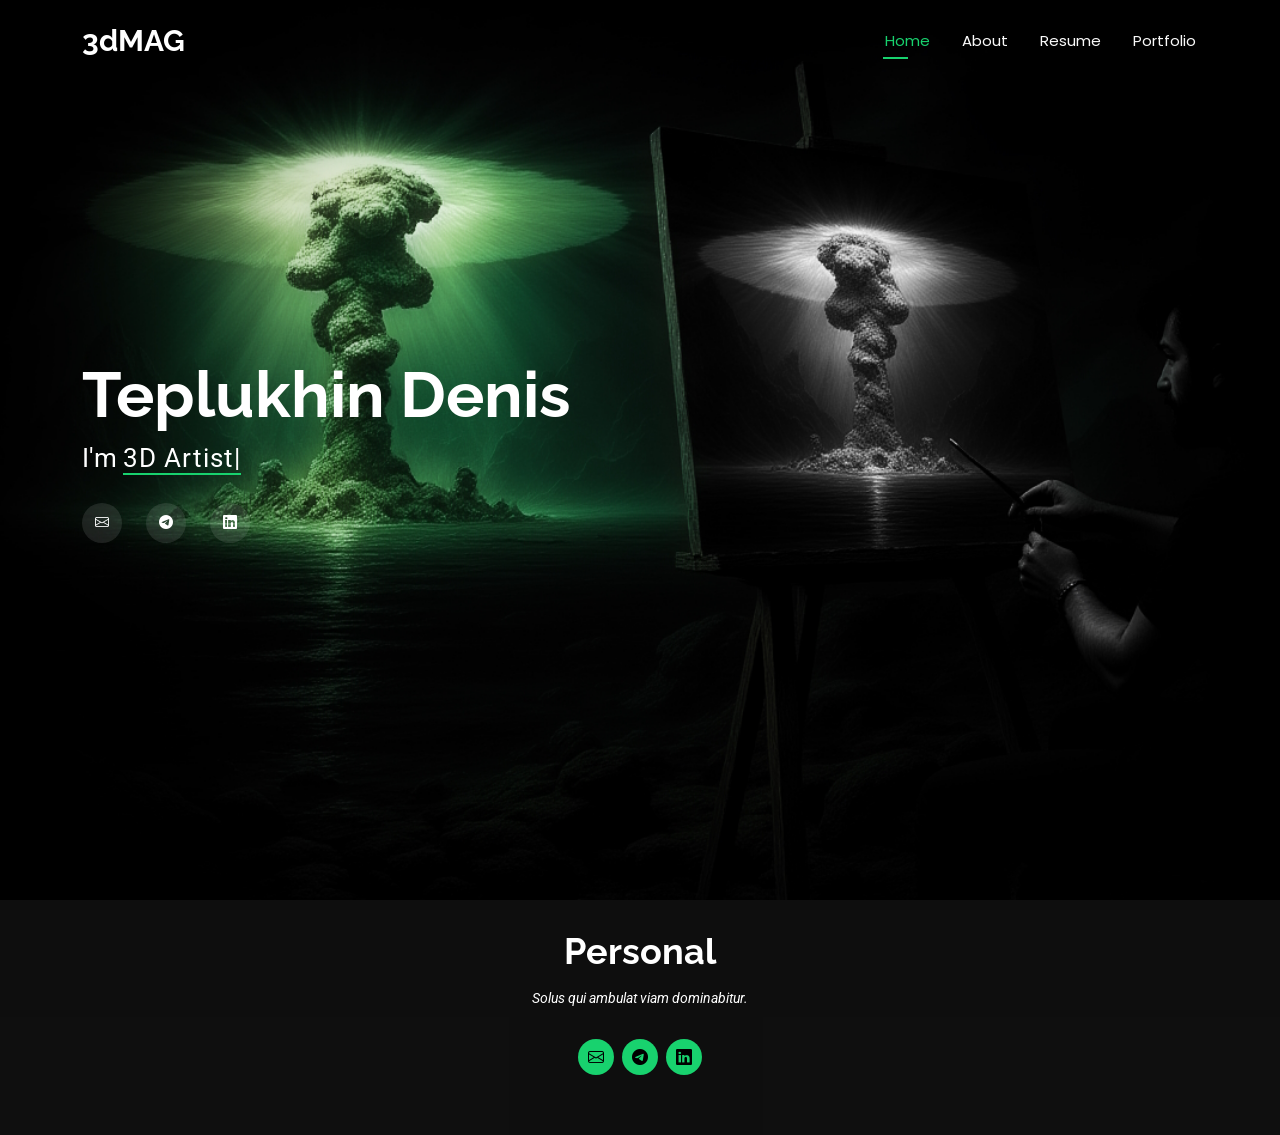
<file: index.html>
<!DOCTYPE html>
<html lang="en">

<head>
  <meta charset="utf-8">
  <meta content="width=device-width, initial-scale=1.0" name="viewport">
  <title>Index - 3dMag</title>
  <meta name="description" content="">
  <meta name="keywords" content="">

  <!-- Favicons -->
  <link href="assets/img/favicon.png" rel="icon">
  <link href="assets/img/apple-touch-icon.png" rel="apple-touch-icon">

  <!-- Fonts -->
  <link href="https://fonts.googleapis.com" rel="preconnect">
  <link href="https://fonts.gstatic.com" rel="preconnect" crossorigin>
  <link href="https://fonts.googleapis.com/css2?family=Roboto:ital,wght@0,100;0,300;0,400;0,500;0,700;0,900;1,100;1,300;1,400;1,500;1,700;1,900&family=Poppins:ital,wght@0,100;0,200;0,300;0,400;0,500;0,600;0,700;0,800;0,900;1,100;1,200;1,300;1,400;1,500;1,600;1,700;1,800;1,900&family=Raleway:ital,wght@0,100;0,200;0,300;0,400;0,500;0,600;0,700;0,800;0,900;1,100;1,200;1,300;1,400;1,500;1,600;1,700;1,800;1,900&display=swap" rel="stylesheet">

  <!-- Vendor CSS Files -->
  <link href="assets/vendor/bootstrap/css/bootstrap.min.css" rel="stylesheet">
  <link href="assets/vendor/bootstrap-icons/bootstrap-icons.css" rel="stylesheet">
  <link href="assets/vendor/aos/aos.css" rel="stylesheet">
  <link href="assets/vendor/swiper/swiper-bundle.min.css" rel="stylesheet">
  <link href="assets/vendor/glightbox/css/glightbox.min.css" rel="stylesheet">

  <!-- Main CSS File -->
  <link href="assets/css/main.css" rel="stylesheet">

  <!-- =======================================================
  * Template Name: Personal
  * Template URL: https://bootstrapmade.com/personal-free-resume-bootstrap-template/
  * Updated: Mar 05 2025 with Bootstrap v5.3.3
  * Author: BootstrapMade.com
  * License: https://bootstrapmade.com/license/
  ======================================================== -->
</head>

<body class="index-page">

  <header id="header" class="header d-flex align-items-center fixed-top">
    <div class="container-fluid container-xl position-relative d-flex align-items-center justify-content-between">

      <a href="index.html" class="logo d-flex align-items-center">
        <!-- Uncomment the line below if you also wish to use an image logo -->
        <!-- <img src="assets/img/logo.webp" alt=""> -->
        <h1 class="sitename">3dMAG</h1>
      </a>

      <nav id="navmenu" class="navmenu">
        <ul>
          <li><a href="index.html" class="active">Home</a></li>
          <li><a href="about.html">About</a></li>
          <li><a href="resume.html">Resume</a></li>
          <li><a href="portfolio.html">Portfolio</a></li>
		  
        </ul>
        <i class="mobile-nav-toggle d-xl-none bi bi-list"></i>
      </nav>

    </div>
  </header>

  <main class="main">

    <!-- Hero Section -->
    <section id="hero" class="hero section dark-background">

      <img src="assets/img/hero-bg.jpg" alt="" data-aos="fade-in">

      <div class="container" data-aos="zoom-out" data-aos-delay="100">
        <h2>Teplukhin Denis</h2>
        <p>I'm <span class="typed" data-typed-items="3D Artist, Team Lead 3D, Freelancer, Unity 3d/Generalist, Unity 3d/Integrator, 3D Artist/Generalist"></span><span class="typed-cursor typed-cursor--blink"></span></p>
        <div class="social-links">
		<a href="mailto:cnc3dmag@gmail.com"><i class="bi bi-envelope"></i></a>
		<a href="https://t.me/@cnc3dmag"><i class="bi bi-telegram"></i></a>
        <a href="https://www.linkedin.com/in/i3dmag/"><i class="bi bi-linkedin"></i></a>
        </div>
      </div>

    </section><!-- /Hero Section -->

  </main>

  <footer id="footer" class="footer dark-background">
    <div class="container">
      <h3 class="sitename">Personal</h3>
      <p>Solus qui ambulat viam dominabitur.</p>
      <div class="social-links d-flex justify-content-center">
		<a href="mailto:cnc3dmag@gmail.com"><i class="bi bi-envelope"></i></a>
		<a href="https://t.me/@cnc3dmag"><i class="bi bi-telegram"></i></a>
        <a href="https://www.linkedin.com/in/i3dmag/"><i class="bi bi-linkedin"></i></a>
      </div>
      
  </footer>

  <!-- Scroll Top -->
  <a href="#" id="scroll-top" class="scroll-top d-flex align-items-center justify-content-center"><i class="bi bi-arrow-up-short"></i></a>

  <!-- Preloader -->
  <div id="preloader"></div>

  <!-- Vendor JS Files -->
  <script src="assets/vendor/bootstrap/js/bootstrap.bundle.min.js"></script>
  <script src="assets/vendor/php-email-form/validate.js"></script>
  <script src="assets/vendor/aos/aos.js"></script>
  <script src="assets/vendor/typed.js/typed.umd.js"></script>
  <script src="assets/vendor/purecounter/purecounter_vanilla.js"></script>
  <script src="assets/vendor/waypoints/noframework.waypoints.js"></script>
  <script src="assets/vendor/swiper/swiper-bundle.min.js"></script>
  <script src="assets/vendor/glightbox/js/glightbox.min.js"></script>
  <script src="assets/vendor/imagesloaded/imagesloaded.pkgd.min.js"></script>
  <script src="assets/vendor/isotope-layout/isotope.pkgd.min.js"></script>

  <!-- Main JS File -->
  <script src="assets/js/main.js"></script>

</body>

</html>
</file>
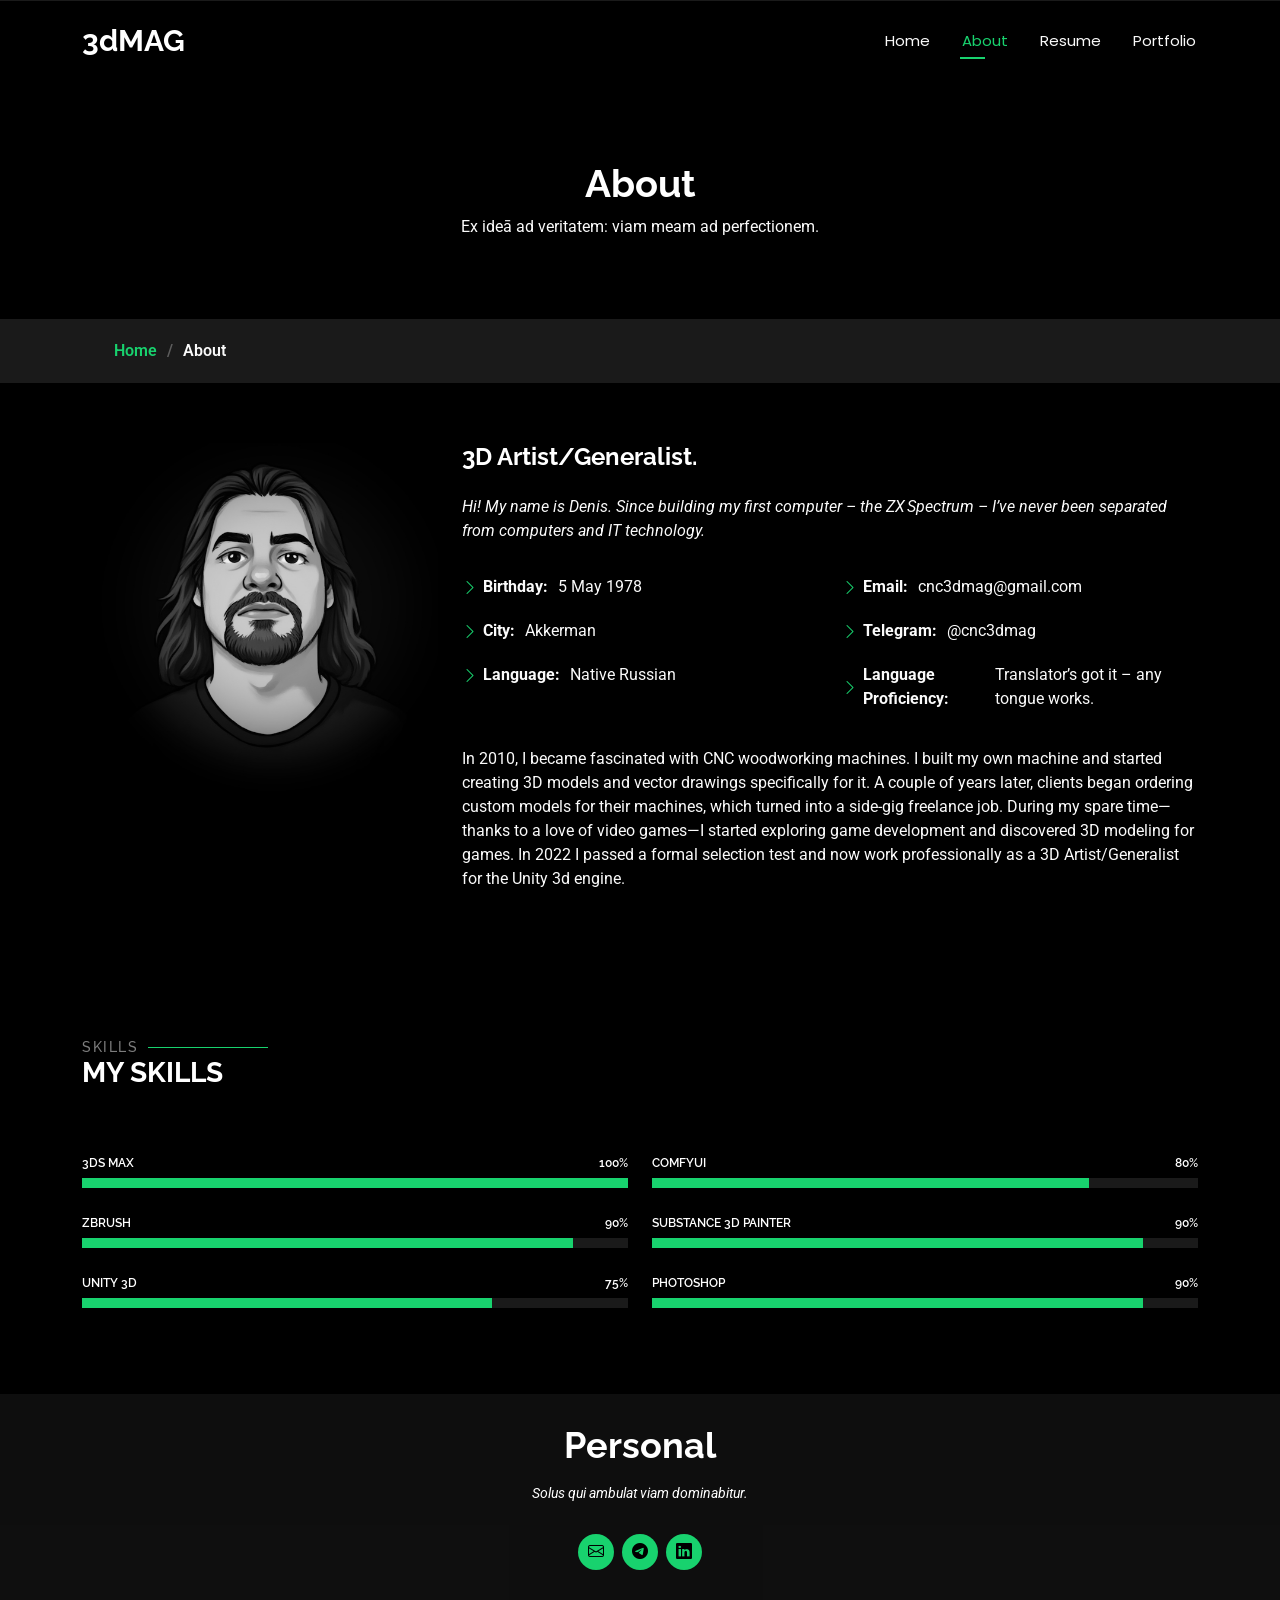
<file: about.html>
<!DOCTYPE html>
<html lang="en">

<head>
  <meta charset="utf-8">
  <meta content="width=device-width, initial-scale=1.0" name="viewport">
  <title>About - 3dMag</title>
  <meta name="description" content="">
  <meta name="keywords" content="">

  <!-- Favicons -->
  <link href="assets/img/favicon.png" rel="icon">
  <link href="assets/img/apple-touch-icon.png" rel="apple-touch-icon">

  <!-- Fonts -->
  <link href="https://fonts.googleapis.com" rel="preconnect">
  <link href="https://fonts.gstatic.com" rel="preconnect" crossorigin>
  <link href="https://fonts.googleapis.com/css2?family=Roboto:ital,wght@0,100;0,300;0,400;0,500;0,700;0,900;1,100;1,300;1,400;1,500;1,700;1,900&family=Poppins:ital,wght@0,100;0,200;0,300;0,400;0,500;0,600;0,700;0,800;0,900;1,100;1,200;1,300;1,400;1,500;1,600;1,700;1,800;1,900&family=Raleway:ital,wght@0,100;0,200;0,300;0,400;0,500;0,600;0,700;0,800;0,900;1,100;1,200;1,300;1,400;1,500;1,600;1,700;1,800;1,900&display=swap" rel="stylesheet">

  <!-- Vendor CSS Files -->
  <link href="assets/vendor/bootstrap/css/bootstrap.min.css" rel="stylesheet">
  <link href="assets/vendor/bootstrap-icons/bootstrap-icons.css" rel="stylesheet">
  <link href="assets/vendor/aos/aos.css" rel="stylesheet">
  <link href="assets/vendor/swiper/swiper-bundle.min.css" rel="stylesheet">
  <link href="assets/vendor/glightbox/css/glightbox.min.css" rel="stylesheet">

  <!-- Main CSS File -->
  <link href="assets/css/main.css" rel="stylesheet">

  <!-- =======================================================
  * Template Name: Personal
  * Template URL: https://bootstrapmade.com/personal-free-resume-bootstrap-template/
  * Updated: Mar 05 2025 with Bootstrap v5.3.3
  * Author: BootstrapMade.com
  * License: https://bootstrapmade.com/license/
  ======================================================== -->
</head>

<body class="about-page">

  <header id="header" class="header d-flex align-items-center fixed-top">
    <div class="container-fluid container-xl position-relative d-flex align-items-center justify-content-between">

      <a href="index.html" class="logo d-flex align-items-center">
        <!-- Uncomment the line below if you also wish to use an image logo -->
        <!-- <img src="assets/img/logo.webp" alt=""> -->
        <h1 class="sitename">3dMAG</h1>
      </a>

      <nav id="navmenu" class="navmenu">
        <ul>
          <li><a href="index.html">Home</a></li>
          <li><a href="about.html" class="active">About</a></li>
          <li><a href="resume.html">Resume</a></li>
          <li><a href="portfolio.html">Portfolio</a></li>
		  
        </ul>
        <i class="mobile-nav-toggle d-xl-none bi bi-list"></i>
      </nav>

    </div>
  </header>

  <main class="main">

    <!-- Page Title -->
    <div class="page-title" data-aos="fade">
      <div class="heading">
        <div class="container">
          <div class="row d-flex justify-content-center text-center">
            <div class="col-lg-8">
              <h1>About</h1>
              <p class="mb-0">Ex ideā ad veritatem: viam meam ad perfectionem.</p>
            </div>
          </div>
        </div>
      </div>
      <nav class="breadcrumbs">
        <div class="container">
          <ol>
            <li><a href="index.html">Home</a></li>
            <li class="current">About</li>
          </ol>
        </div>
      </nav>
    </div><!-- End Page Title -->

    <!-- About Section -->
    <section id="about" class="about section">

      <div class="container" data-aos="fade-up" data-aos-delay="100">

        <div class="row gy-4 justify-content-center">
          <div class="col-lg-4">
            <img src="assets/img/profile-img.jpg" class="img-fluid" alt="">
          </div>
          <div class="col-lg-8 content">
            <h2>3D Artist/Generalist.</h2>
            <p class="fst-italic py-3">
              Hi!
My name is Denis. Since building my first computer – the ZX Spectrum – I’ve never been separated from computers and IT technology.
            </p>
            <div class="row">
              <div class="col-lg-6">
                <ul>
                  <li><i class="bi bi-chevron-right"></i> <strong>Birthday:</strong> <span>5 May 1978</span></li>
                  <li><i class="bi bi-chevron-right"></i> <strong>City:</strong> <span>Akkerman</span></li>
				  <li><i class="bi bi-chevron-right"></i> <strong>Language:</strong> <span>Native Russian</span></li>
                </ul>
              </div>
              <div class="col-lg-6">
                <ul>
                  <li><i class="bi bi-chevron-right"></i> <strong>Email:</strong> <span>cnc3dmag@gmail.com</span></li>
                  <li><i class="bi bi-chevron-right"></i> <strong>Telegram:</strong> <span>@cnc3dmag</span></li>
				  <li><i class="bi bi-chevron-right"></i> <strong>Language Proficiency:</strong> <span>Translator’s got it – any tongue works.</span></li>
                </ul>
              </div>
            </div>
            <p class="py-3">
              In 2010, I became fascinated with CNC woodworking machines. I built my own machine and started creating 3D models and vector drawings specifically for it. A couple of years later, clients began ordering custom models for their machines, which turned into a side‑gig freelance job.

During my spare time—thanks to a love of video games—I started exploring game development and discovered 3D modeling for games. In 2022 I passed a formal selection test and now work professionally as a 3D Artist/Generalist for the Unity 3d engine.
            </p>
          </div>
        </div>

      </div>

    </section><!-- /About Section -->

   

    </section><!-- /Stats Section -->

    <!-- Skills Section -->
    <section id="skills" class="skills section">

      <!-- Section Title -->
      <div class="container section-title" data-aos="fade-up">
        <h2>Skills</h2>
        <div><span>My</span> <span class="description-title">Skills</span></div>
      </div><!-- End Section Title -->

      <div class="container" data-aos="fade-up" data-aos-delay="100">

        <div class="row skills-content skills-animation">

          <div class="col-lg-6">

            <div class="progress">
              <span class="skill"><span>3Ds Max</span> <i class="val">100%</i></span>
              <div class="progress-bar-wrap">
                <div class="progress-bar" role="progressbar" aria-valuenow="100" aria-valuemin="0" aria-valuemax="100"></div>
              </div>
            </div><!-- End Skills Item -->

            <div class="progress">
              <span class="skill"><span>ZBrush</span> <i class="val">90%</i></span>
              <div class="progress-bar-wrap">
                <div class="progress-bar" role="progressbar" aria-valuenow="90" aria-valuemin="0" aria-valuemax="100"></div>
              </div>
            </div><!-- End Skills Item -->

            <div class="progress">
              <span class="skill"><span>Unity 3d</span> <i class="val">75%</i></span>
              <div class="progress-bar-wrap">
                <div class="progress-bar" role="progressbar" aria-valuenow="75" aria-valuemin="0" aria-valuemax="100"></div>
              </div>
            </div><!-- End Skills Item -->

          </div>

          <div class="col-lg-6">

            <div class="progress">
              <span class="skill"><span>ComfyUI</span> <i class="val">80%</i></span>
              <div class="progress-bar-wrap">
                <div class="progress-bar" role="progressbar" aria-valuenow="80" aria-valuemin="0" aria-valuemax="100"></div>
              </div>
            </div><!-- End Skills Item -->

            <div class="progress">
              <span class="skill"><span>Substance 3D Painter</span> <i class="val">90%</i></span>
              <div class="progress-bar-wrap">
                <div class="progress-bar" role="progressbar" aria-valuenow="90" aria-valuemin="0" aria-valuemax="100"></div>
              </div>
            </div><!-- End Skills Item -->

            <div class="progress">
              <span class="skill"><span>Photoshop</span> <i class="val">90%</i></span>
              <div class="progress-bar-wrap">
                <div class="progress-bar" role="progressbar" aria-valuenow="90" aria-valuemin="0" aria-valuemax="100"></div>
              </div>
            </div><!-- End Skills Item -->

          </div>

        </div>

      </div>

    </section><!-- /Skills Section -->

  

   

  </main>

  <footer id="footer" class="footer dark-background">
    <div class="container">
      <h3 class="sitename">Personal</h3>
      <p>Solus qui ambulat viam dominabitur.</p>
      <div class="social-links d-flex justify-content-center">
		<a href="mailto:cnc3dmag@gmail.com"><i class="bi bi-envelope"></i></a>
		<a href="https://t.me/@cnc3dmag"><i class="bi bi-telegram"></i></a>
        <a href="https://www.linkedin.com/in/i3dmag/"><i class="bi bi-linkedin"></i></a>
      </div>

  </footer>

  <!-- Scroll Top -->
  <a href="#" id="scroll-top" class="scroll-top d-flex align-items-center justify-content-center"><i class="bi bi-arrow-up-short"></i></a>

  <!-- Preloader -->
  <div id="preloader"></div>

  <!-- Vendor JS Files -->
  <script src="assets/vendor/bootstrap/js/bootstrap.bundle.min.js"></script>
  <script src="assets/vendor/php-email-form/validate.js"></script>
  <script src="assets/vendor/aos/aos.js"></script>
  <script src="assets/vendor/typed.js/typed.umd.js"></script>
  <script src="assets/vendor/purecounter/purecounter_vanilla.js"></script>
  <script src="assets/vendor/waypoints/noframework.waypoints.js"></script>
  <script src="assets/vendor/swiper/swiper-bundle.min.js"></script>
  <script src="assets/vendor/glightbox/js/glightbox.min.js"></script>
  <script src="assets/vendor/imagesloaded/imagesloaded.pkgd.min.js"></script>
  <script src="assets/vendor/isotope-layout/isotope.pkgd.min.js"></script>

  <!-- Main JS File -->
  <script src="assets/js/main.js"></script>

</body>

</html>
</file>
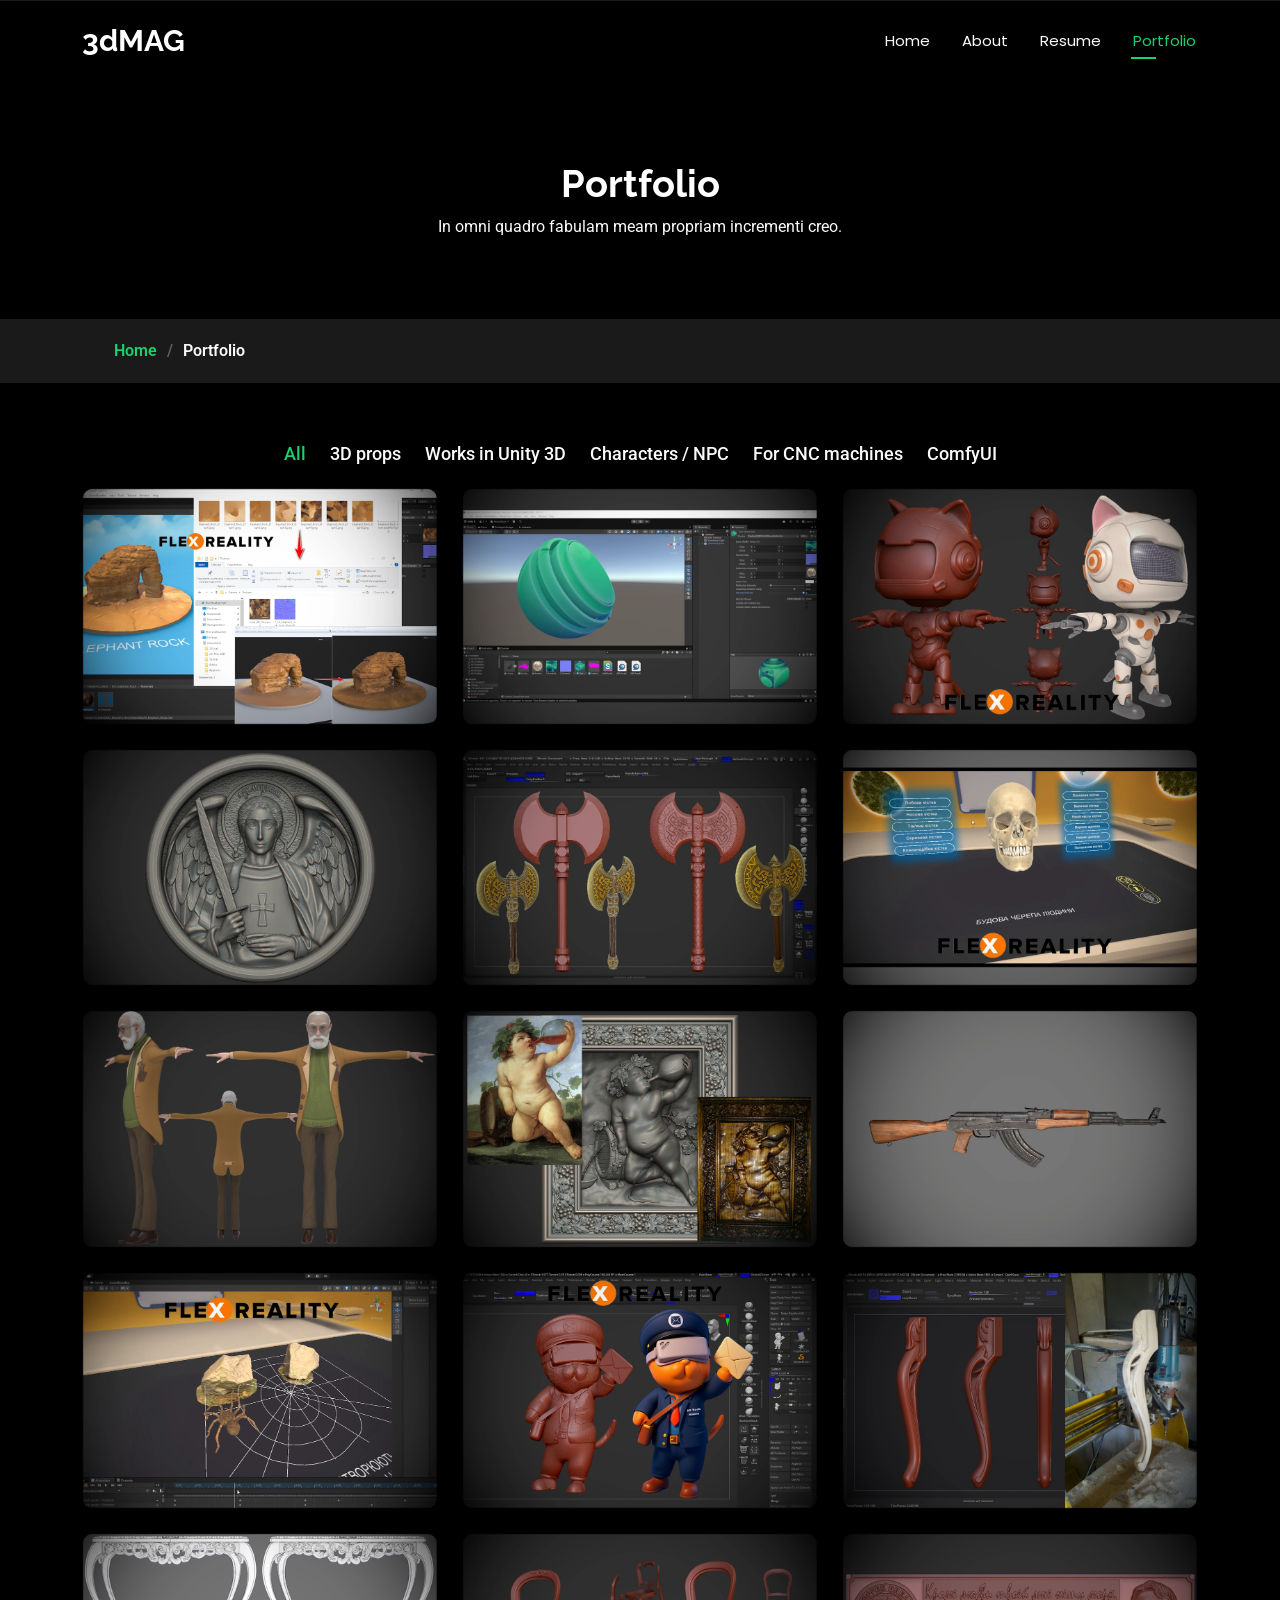
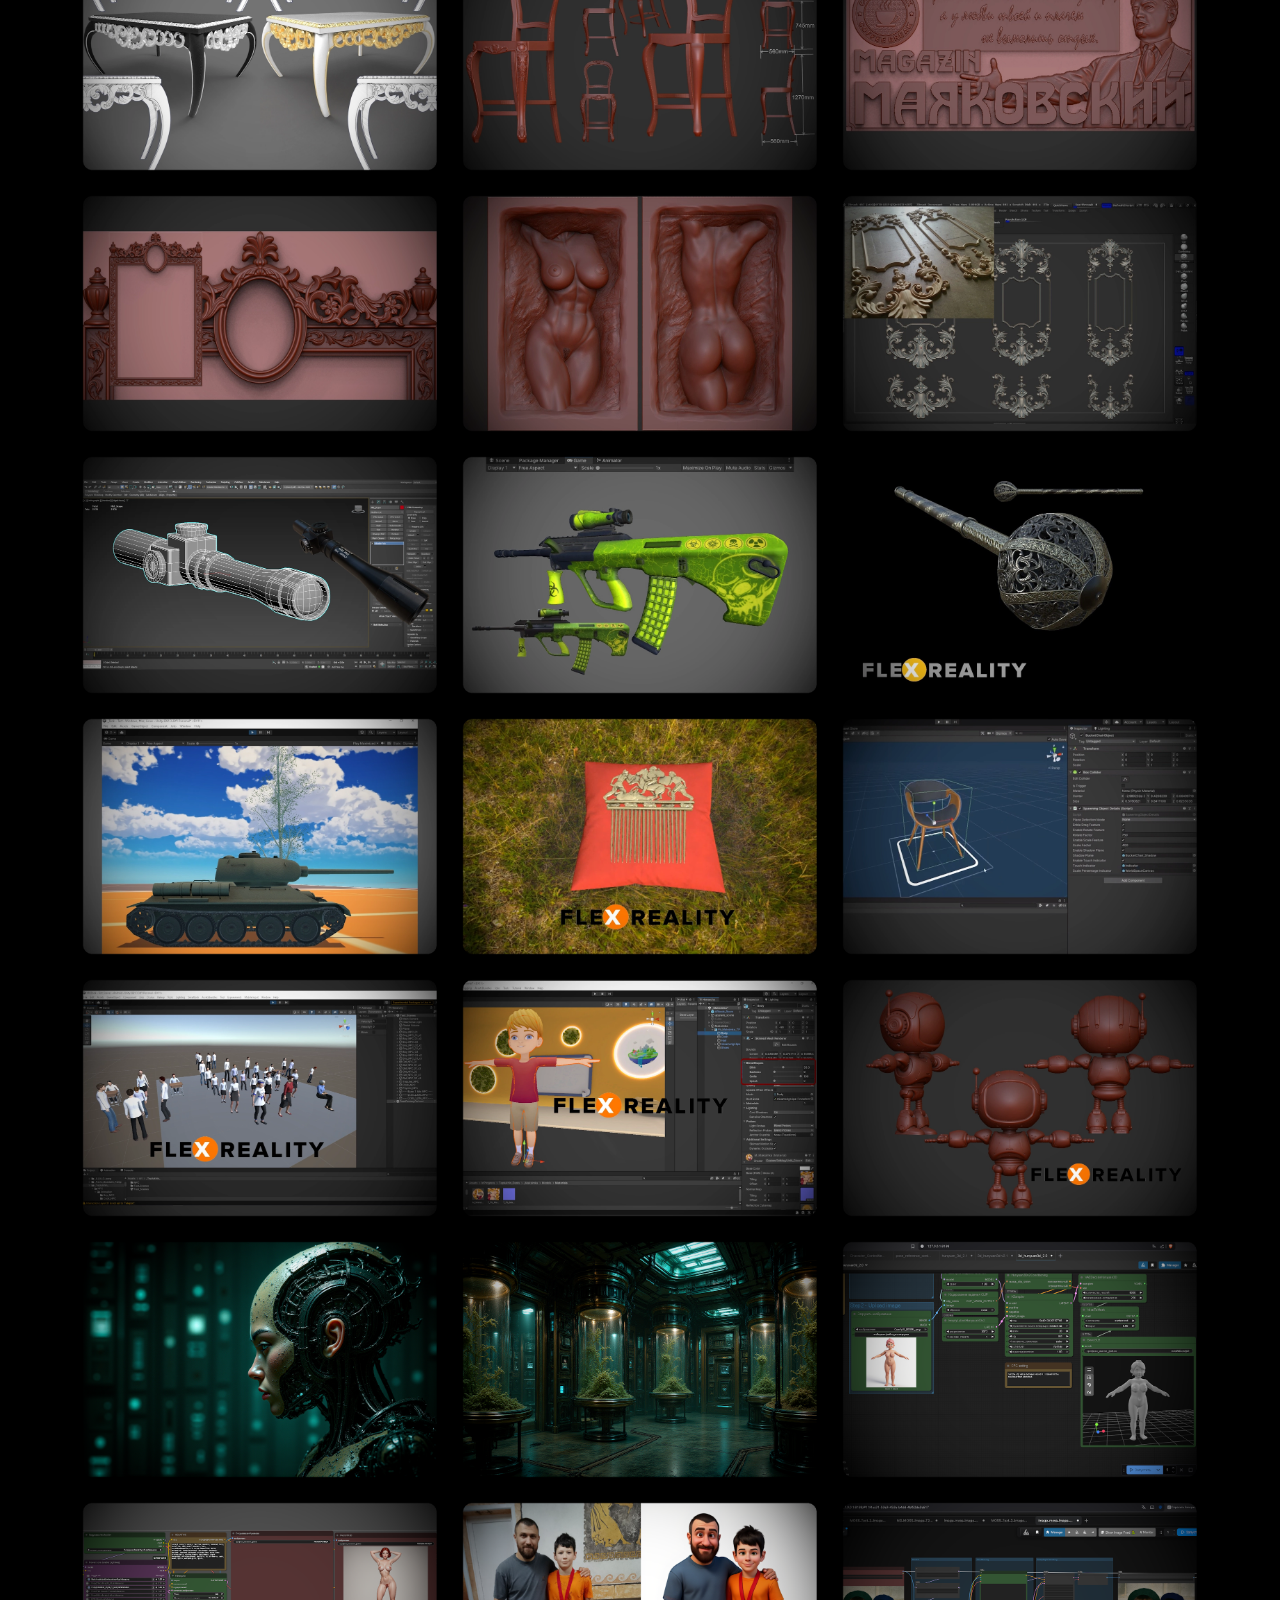
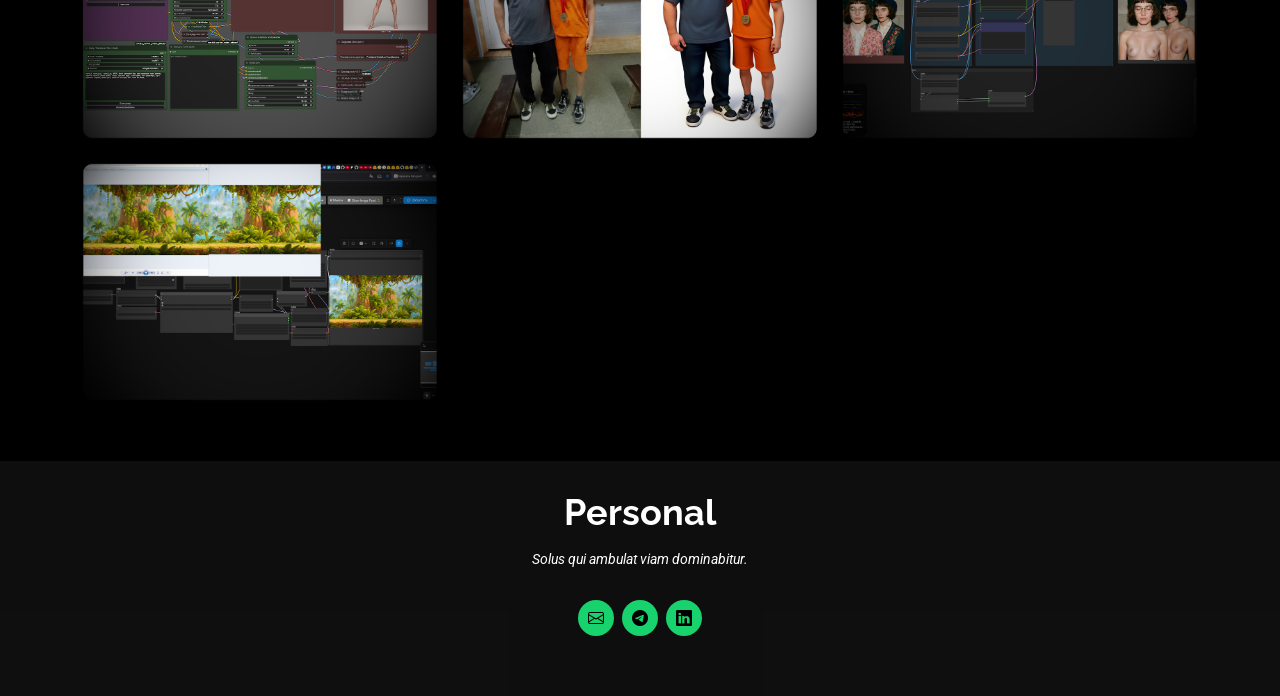
<file: portfolio.html>
<!DOCTYPE html>
<html lang="en">

<head>
  <meta charset="utf-8">
  <meta content="width=device-width, initial-scale=1.0" name="viewport">
  <title>Portfolio - 3dMAG</title>
  <meta name="description" content="">
  <meta name="keywords" content="">

  <!-- Favicons -->
  <link href="assets/img/favicon.png" rel="icon">
  <link href="assets/img/apple-touch-icon.png" rel="apple-touch-icon">

  <!-- Fonts -->
  <link href="https://fonts.googleapis.com" rel="preconnect">
  <link href="https://fonts.gstatic.com" rel="preconnect" crossorigin>
  <link href="https://fonts.googleapis.com/css2?family=Roboto:ital,wght@0,100;0,300;0,400;0,500;0,700;0,900;1,100;1,300;1,400;1,500;1,700;1,900&family=Poppins:ital,wght@0,100;0,200;0,300;0,400;0,500;0,600;0,700;0,800;0,900;1,100;1,200;1,300;1,400;1,500;1,600;1,700;1,800;1,900&family=Raleway:ital,wght@0,100;0,200;0,300;0,400;0,500;0,600;0,700;0,800;0,900;1,100;1,200;1,300;1,400;1,500;1,600;1,700;1,800;1,900&display=swap" rel="stylesheet">

  <!-- Vendor CSS Files -->
  <link href="assets/vendor/bootstrap/css/bootstrap.min.css" rel="stylesheet">
  <link href="assets/vendor/bootstrap-icons/bootstrap-icons.css" rel="stylesheet">
  <link href="assets/vendor/aos/aos.css" rel="stylesheet">
  <link href="assets/vendor/swiper/swiper-bundle.min.css" rel="stylesheet">
  <link href="assets/vendor/glightbox/css/glightbox.min.css" rel="stylesheet">

  <!-- Main CSS File -->
  <link href="assets/css/main.css" rel="stylesheet">

  <!-- =======================================================
  * Template Name: Personal
  * Template URL: https://bootstrapmade.com/personal-free-resume-bootstrap-template/
  * Updated: Mar 05 2025 with Bootstrap v5.3.3
  * Author: BootstrapMade.com
  * License: https://bootstrapmade.com/license/
  ======================================================== -->
</head>

<body class="portfolio-page">

  <header id="header" class="header d-flex align-items-center fixed-top">
    <div class="container-fluid container-xl position-relative d-flex align-items-center justify-content-between">

      <a href="index.html" class="logo d-flex align-items-center">
        <!-- Uncomment the line below if you also wish to use an image logo -->
        <!-- <img src="assets/img/logo.webp" alt=""> -->
        <h1 class="sitename">3dMAG</h1>
      </a>

      <nav id="navmenu" class="navmenu">
        <ul>
          <li><a href="index.html">Home</a></li>
          <li><a href="about.html">About</a></li>
          <li><a href="resume.html">Resume</a></li>
          <li><a href="portfolio.html" class="active">Portfolio</a></li>
		  
        </ul>
        <i class="mobile-nav-toggle d-xl-none bi bi-list"></i>
      </nav>

    </div>
  </header>

  <main class="main">

    <!-- Page Title -->
    <div class="page-title" data-aos="fade">
      <div class="heading">
        <div class="container">
          <div class="row d-flex justify-content-center text-center">
            <div class="col-lg-8">
              <h1>Portfolio</h1>
              <p class="mb-0">In omni quadro fabulam meam propriam incrementi creo.</p>
            </div>
          </div>
        </div>
      </div>
      <nav class="breadcrumbs">
        <div class="container">
          <ol>
            <li><a href="index.html">Home</a></li>
            <li class="current">Portfolio</li>
          </ol>
        </div>
      </nav>
    </div><!-- End Page Title -->

    <!-- Portfolio Section -->
    <section id="portfolio" class="portfolio section">

      <div class="container">

        <div class="isotope-layout" data-default-filter="*" data-layout="masonry" data-sort="original-order">

          <ul class="portfolio-filters isotope-filters" data-aos="fade-up" data-aos-delay="100">
            <li data-filter="*" class="filter-active">All</li>
            <li data-filter=".filter-app">3D props</li>
            <li data-filter=".filter-product">Works in Unity 3D</li>
            <li data-filter=".filter-branding">Characters / NPC</li>
            <li data-filter=".filter-books">For CNC machines</li>
			<li data-filter=".filter-books_2">ComfyUI</li>
          </ul><!-- End Portfolio Filters -->

          <div class="row gy-4 isotope-container" data-aos="fade-up" data-aos-delay="200">

            <div class="col-lg-4 col-md-6 portfolio-item isotope-item filter-app">
              <div class="portfolio-content h-100">
                <img src="assets/img/portfolio/portfolio-1.webp" class="img-fluid" alt="">
                <div class="portfolio-info">
                  <h4>3D scans</h4>
                  <p>Optimizing 3D scans for game engines</p>
                  <a href="assets/img/portfolio/portfolio-1.webp" title="3D scan optimization for game engines. - Retopology (Mesh Optimization), Texture Baking, PBR Material Creation." data-gallery="portfolio-gallery-app" class="glightbox preview-link"><i class="bi bi-zoom-in"></i></a>
                </div>
              </div>
            </div><!-- End Portfolio Item -->

            <div class="col-lg-4 col-md-6 portfolio-item isotope-item filter-product">
              <div class="portfolio-content h-100">
                <img src="assets/img/portfolio/portfolio-10.webp" class="img-fluid" alt="">
                <div class="portfolio-info">
                  <h4>Custom shader.</h4>
                  <p>Unlit Custom shader.</p>
                  <a href="assets/img/portfolio/portfolio-10.webp" title="Writing custom shaders" data-gallery="portfolio-gallery-product" class="glightbox preview-link"><i class="bi bi-zoom-in"></i></a>
                </div>
              </div>
            </div><!-- End Portfolio Item -->

            <div class="col-lg-4 col-md-6 portfolio-item isotope-item filter-branding">
              <div class="portfolio-content h-100">
                <img src="assets/img/portfolio/portfolio-7.webp" class="img-fluid" alt="">
                <div class="portfolio-info">
                  <h4>Robocat</h4>
                  <p>Stylized character (RoboCat)</p>
                  <a href="assets/img/portfolio/Klav_TestRig.mp4" title="Stylized character (RoboCat)" data-gallery="portfolio-gallery-branding" class="glightbox preview-link"><i class="bi bi-zoom-in"></i></a>
                </div>
              </div>
            </div><!-- End Portfolio Item -->

            <div class="col-lg-4 col-md-6 portfolio-item isotope-item filter-books">
              <div class="portfolio-content h-100">
                <img src="assets/img/portfolio/portfolio-4.webp" class="img-fluid" alt="">
                <div class="portfolio-info">
                  <h4>Archangel Michael</h4>
                  <p>3D model of Archangel Michael</p>
                  <a href="assets/img/portfolio/portfolio-4.webp" title="High-poly 3D model of Archangel Michael for CNC machine." data-gallery="portfolio-gallery-book" class="glightbox preview-link"><i class="bi bi-zoom-in"></i></a>
                </div>
              </div>
            </div><!-- End Portfolio Item -->

            <div class="col-lg-4 col-md-6 portfolio-item isotope-item filter-app">
              <div class="portfolio-content h-100">
                <img src="assets/img/portfolio/portfolio-2.webp" class="img-fluid" alt="">
                <div class="portfolio-info">
                  <h4>3D model of an axe</h4>
                  <p>Low-poly 3D model of an axe. Hand-drawn textures.</p>
                  <a href="assets/img/portfolio/portfolio-2.webp" title="Low-poly 3D model of an axe. Hand-drawn textures. LOD system implemented." data-gallery="portfolio-gallery-app" class="glightbox preview-link"><i class="bi bi-zoom-in"></i></a>
                </div>
              </div>
            </div><!-- End Portfolio Item -->

            <div class="col-lg-4 col-md-6 portfolio-item isotope-item filter-product">
              <div class="portfolio-content h-100">
                <img src="assets/img/portfolio/portfolio-11.webp" class="img-fluid" alt="">
                <div class="portfolio-info">
                  <h4>Interactive selection</h4>
                  <p>Interactive selection in Unity 3D</p>
                  <a href="assets/img/portfolio/Snoska.mp4" title="Interactive selection in Unity 3D" data-gallery="portfolio-gallery-product" class="glightbox preview-link"><i class="bi bi-zoom-in"></i></a>
                </div>
              </div>
            </div><!-- End Portfolio Item -->

            <div class="col-lg-4 col-md-6 portfolio-item isotope-item filter-branding">
              <div class="portfolio-content h-100">
                <img src="assets/img/portfolio/portfolio-8.webp" class="img-fluid" alt="">
                <div class="portfolio-info">
                  <h4>Physics Professor</h4>
                  <p>Stylized character Physics Professor</p>
                  <a href="assets/img/portfolio/portfolio-8.webp" title="Stylized character Physics Professor" data-gallery="portfolio-gallery-branding" class="glightbox preview-link"><i class="bi bi-zoom-in"></i></a>
                </div>
              </div>
            </div><!-- End Portfolio Item -->

            <div class="col-lg-4 col-md-6 portfolio-item isotope-item filter-books">
              <div class="portfolio-content h-100">
                <img src="assets/img/portfolio/portfolio-5.webp" class="img-fluid" alt="">
                <div class="portfolio-info">
                  <h4>Drinking Bacchus</h4>
                  <p>3D model of the painting Drinking Bacchus</p>
                  <a href="assets/img/portfolio/portfolio-5.webp" title="High-polygon 3D model of the Drinking Bacchus painting for CNC machine" data-gallery="portfolio-gallery-book" class="glightbox preview-link"><i class="bi bi-zoom-in"></i></a>
                </div>
              </div>
            </div><!-- End Portfolio Item -->

            <div class="col-lg-4 col-md-6 portfolio-item isotope-item filter-app">
              <div class="portfolio-content h-100">
                <img src="assets/img/portfolio/portfolio-3.webp" class="img-fluid" alt="">
                <div class="portfolio-info">
                  <h4>AK</h4>
                  <p>3D model of the AK assault rifle.</p>
                  <a href="assets/img/portfolio/AK.mp4" title="3D model of the AK assault rifle. Low-poly 3D model of the AK assault rifle. Realistic textures, PBR material. Game-ready." data-gallery="portfolio-gallery-app" class="glightbox preview-link"><i class="bi bi-zoom-in"></i></a>
                </div>
              </div>
            </div><!-- End Portfolio Item -->

            <div class="col-lg-4 col-md-6 portfolio-item isotope-item filter-product">
              <div class="portfolio-content h-100">
                <img src="assets/img/portfolio/portfolio-12.webp" class="img-fluid" alt="">
                <div class="portfolio-info">
                  <h4>Spider animation</h4>
                  <p>Spider animation in Unity 3D</p>
                  <a href="assets/img/portfolio/spider.mp4" title="Spider animation in Unity 3D" data-gallery="portfolio-gallery-product" class="glightbox preview-link"><i class="bi bi-zoom-in"></i></a>
                </div>
              </div>
            </div><!-- End Portfolio Item -->

            <div class="col-lg-4 col-md-6 portfolio-item isotope-item filter-branding">
              <div class="portfolio-content h-100">
                <img src="assets/img/portfolio/portfolio-9.webp" class="img-fluid" alt="">
                <div class="portfolio-info">
                  <h4>AR Mail</h4>
                  <p>Character for advertising</p>
                  <a href="assets/img/portfolio/portfolio-9.webp" title="Character for advertising" data-gallery="portfolio-gallery-branding" class="glightbox preview-link"><i class="bi bi-zoom-in"></i></a>
                </div>
              </div>
            </div><!-- End Portfolio Item -->

            <div class="col-lg-4 col-md-6 portfolio-item isotope-item filter-books">
              <div class="portfolio-content h-100">
                <img src="assets/img/portfolio/portfolio-6.webp" class="img-fluid" alt="">
                <div class="portfolio-info">
                  <h4>Carved coffee table leg.</h4>
                  <p>3D model of a carved table leg.</p>
                  <a href="assets/img/portfolio/portfolio-6.webp" title="High-poly 3D model of a carved table leg for a CNC machine" data-gallery="portfolio-gallery-book" class="glightbox preview-link"><i class="bi bi-zoom-in"></i></a>
                </div>
              </div>
            </div><!-- End Portfolio Item -->
			
            <div class="col-lg-4 col-md-6 portfolio-item isotope-item filter-books">
              <div class="portfolio-content h-100">
                <img src="assets/img/portfolio/portfolio-cnc_4.webp" class="img-fluid" alt="">
                <div class="portfolio-info">
                  <h4>Coffee table.</h4>
                  <p>3D model of a coffee table.</p>
                  <a href="assets/img/portfolio/portfolio-cnc_4.webp" title="High-poly 3D model of a coffee table for a CNC machine." data-gallery="portfolio-gallery-book" class="glightbox preview-link"><i class="bi bi-zoom-in"></i></a>
                </div>
              </div>
            </div><!-- End Portfolio Item -->			
			
			            <div class="col-lg-4 col-md-6 portfolio-item isotope-item filter-books">
              <div class="portfolio-content h-100">
                <img src="assets/img/portfolio/portfolio-cnc_5.webp" class="img-fluid" alt="">
                <div class="portfolio-info">
                  <h4>Bar stools.</h4>
                  <p>3D models of bar stools.</p>
                  <a href="assets/img/portfolio/portfolio-cnc_5.webp" title="High-polygon 3D models of bar stools for CNC machining." data-gallery="portfolio-gallery-book" class="glightbox preview-link"><i class="bi bi-zoom-in"></i></a>
                </div>
              </div>
            </div><!-- End Portfolio Item -->	
			
			            <div class="col-lg-4 col-md-6 portfolio-item isotope-item filter-books">
              <div class="portfolio-content h-100">
                <img src="assets/img/portfolio/portfolio-cnc_6.webp" class="img-fluid" alt="">
                <div class="portfolio-info">
                  <h4>Store sign.</h4>
                  <p>3D model of a carved shop sign.</p>
                  <a href="assets/img/portfolio/portfolio-cnc_6.webp" title="High-polygon 3D model of a shop sign for a CNC machine." data-gallery="portfolio-gallery-book" class="glightbox preview-link"><i class="bi bi-zoom-in"></i></a>
                </div>
              </div>
            </div><!-- End Portfolio Item -->	
			
			            <div class="col-lg-4 col-md-6 portfolio-item isotope-item filter-books">
              <div class="portfolio-content h-100">
                <img src="assets/img/portfolio/portfolio-cnc_7.webp" class="img-fluid" alt="">
                <div class="portfolio-info">
                  <h4>Mirror frame.</h4>
                  <p>3D model of a carved mirror frame.</p>
                  <a href="assets/img/portfolio/portfolio-cnc_7.webp" title="High-poly 3D model of a carved mirror for CNC machining." data-gallery="portfolio-gallery-book" class="glightbox preview-link"><i class="bi bi-zoom-in"></i></a>
                </div>
              </div>
            </div><!-- End Portfolio Item -->	
			
			
						            <div class="col-lg-4 col-md-6 portfolio-item isotope-item filter-books">
              <div class="portfolio-content h-100">
                <img src="assets/img/portfolio/portfolio-cnc_8.webp" class="img-fluid" alt="">
                <div class="portfolio-info">
                  <h4>Carved souvenir.</h4>
                  <p>3D model of a carved souvenir.</p>
                  <a href="assets/img/portfolio/portfolio-cnc_8.webp" title="High-polygon 3D model of a carved souvenir for a CNC machine." data-gallery="portfolio-gallery-book" class="glightbox preview-link"><i class="bi bi-zoom-in"></i></a>
                </div>
              </div>
            </div><!-- End Portfolio Item -->
			
						            <div class="col-lg-4 col-md-6 portfolio-item isotope-item filter-books">
              <div class="portfolio-content h-100">
                <img src="assets/img/portfolio/portfolio-cnc_9.webp" class="img-fluid" alt="">
                <div class="portfolio-info">
                  <h4>Door overlay.</h4>
                  <p>3D model of a door trim.</p>
                  <a href="assets/img/portfolio/portfolio-cnc_9.webp" title="High-poly 3D model of a carved door trim for a CNC machine." data-gallery="portfolio-gallery-book" class="glightbox preview-link"><i class="bi bi-zoom-in"></i></a>
                </div>
              </div>
            </div><!-- End Portfolio Item -->
			
			            <div class="col-lg-4 col-md-6 portfolio-item isotope-item filter-app">
              <div class="portfolio-content h-100">
                <img src="assets/img/portfolio/portfolio-cnc_10.webp" class="img-fluid" alt="">
                <div class="portfolio-info">
                  <h4>Optical sight.</h4>
                  <p>Low-poly 3D model of an optical sight.</p>
                  <a href="assets/img/portfolio/portfolio-cnc_10.webp" title="Low-poly 3D model of an optical sight. Realistic textures, PBR material. Game-ready." data-gallery="portfolio-gallery-app" class="glightbox preview-link"><i class="bi bi-zoom-in"></i></a>
                </div>
              </div>
            </div><!-- End Portfolio Item -->
			
			            <div class="col-lg-4 col-md-6 portfolio-item isotope-item filter-app">
              <div class="portfolio-content h-100">
                <img src="assets/img/portfolio/portfolio-cnc_11.webp" class="img-fluid" alt="">
                <div class="portfolio-info">
                  <h4>Poison skin</h4>
                  <p>Low-poly 3D model of the AUG assault rifle.</p>
                  <a href="assets/img/portfolio/portfolio-cnc_11.webp" title="Low-poly 3D model of the AUG assault rifle. Hand-painted textures, PBR material. Game-ready." data-gallery="portfolio-gallery-app" class="glightbox preview-link"><i class="bi bi-zoom-in"></i></a>
                </div>
              </div>
            </div><!-- End Portfolio Item -->
			
			            <div class="col-lg-4 col-md-6 portfolio-item isotope-item filter-app">
              <div class="portfolio-content h-100">
                <img src="assets/img/portfolio/portfolio-cnc_12.webp" class="img-fluid" alt="">
                <div class="portfolio-info">
                  <h4>Mace.</h4>
                  <p>Low-poly 3D model of a mace.</p>
                  <a href="assets/img/portfolio/portfolio-cnc_12.webp" title="Low-poly 3D model of a mace. Realistic texture, PBR material. Game-ready." data-gallery="portfolio-gallery-app" class="glightbox preview-link"><i class="bi bi-zoom-in"></i></a>
                </div>
              </div>
            </div><!-- End Portfolio Item -->
			
			            <div class="col-lg-4 col-md-6 portfolio-item isotope-item filter-product">
              <div class="portfolio-content h-100">
                <img src="assets/img/portfolio/portfolio-cnc_13.webp" class="img-fluid" alt="">
                <div class="portfolio-info">
                  <h4>Tank</h4>
                  <p>Tank physics in Unity 3D</p>
                  <a href="assets/img/portfolio/T34 test1.mp4" title="Tank physics in Unity 3D" data-gallery="portfolio-gallery-product" class="glightbox preview-link"><i class="bi bi-zoom-in"></i></a>
                </div>
              </div>
            </div><!-- End Portfolio Item -->
			
			            <div class="col-lg-4 col-md-6 portfolio-item isotope-item filter-product">
              <div class="portfolio-content h-100">
                <img src="assets/img/portfolio/portfolio-cnc_14.webp" class="img-fluid" alt="">
                <div class="portfolio-info">
                  <h4>The golden comb</h4>
                  <p>The golden comb from the Solokha burial mound in Unity 3D</p>
                  <a href="assets/img/portfolio/hist_6md04.mp4" title="The golden comb from the Solokha burial mound in Unity 3D" data-gallery="portfolio-gallery-product" class="glightbox preview-link"><i class="bi bi-zoom-in"></i></a>
                </div>
              </div>
            </div><!-- End Portfolio Item -->
			
			            <div class="col-lg-4 col-md-6 portfolio-item isotope-item filter-product">
              <div class="portfolio-content h-100">
                <img src="assets/img/portfolio/portfolio-cnc_15.webp" class="img-fluid" alt="">
                <div class="portfolio-info">
                  <h4>AR</h4>
                  <p>Working on an AR project in Unity 3D</p>
                  <a href="assets/img/portfolio/portfolio-cnc_15.webp" title="Working on an AR project in Unity 3D" data-gallery="portfolio-gallery-product" class="glightbox preview-link"><i class="bi bi-zoom-in"></i></a>
                </div>
              </div>
            </div><!-- End Portfolio Item -->
			
			            <div class="col-lg-4 col-md-6 portfolio-item isotope-item filter-branding">
              <div class="portfolio-content h-100">
                <img src="assets/img/portfolio/portfolio-cnc_16.webp" class="img-fluid" alt="">
                <div class="portfolio-info">
                  <h4>NPC recruitment</h4>
                  <p>NPC recruitment for the VR project</p>
                  <a href="assets/img/portfolio/portfolio-cnc_16.webp" title="NPC recruitment for the VR project" data-gallery="portfolio-gallery-branding" class="glightbox preview-link"><i class="bi bi-zoom-in"></i></a>
                </div>
              </div>
            </div><!-- End Portfolio Item -->
			
			            <div class="col-lg-4 col-md-6 portfolio-item isotope-item filter-branding">
              <div class="portfolio-content h-100">
                <img src="assets/img/portfolio/portfolio-cnc_17.webp" class="img-fluid" alt="">
                <div class="portfolio-info">
                  <h4>Character boy (Maxik)</h4>
                  <p>The character is a boy (Maxik). Facial expressions are made using a blendshape.</p>
                  <a href="assets/img/portfolio/portfolio-cnc_17.webp" title="The character is a boy (Maxik). Facial expressions are made using a blendshape." data-gallery="portfolio-gallery-branding" class="glightbox preview-link"><i class="bi bi-zoom-in"></i></a>
                </div>
              </div>
            </div><!-- End Portfolio Item -->
			
			            <div class="col-lg-4 col-md-6 portfolio-item isotope-item filter-branding">
              <div class="portfolio-content h-100">
                <img src="assets/img/portfolio/portfolio-cnc_18.webp" class="img-fluid" alt="">
                <div class="portfolio-info">
                  <h4>Robot</h4>
                  <p>High Poly model of a robot character</p>
                  <a href="assets/img/portfolio/portfolio-cnc_18.webp" title="High Poly model of a robot character" data-gallery="portfolio-gallery-branding" class="glightbox preview-link"><i class="bi bi-zoom-in"></i></a>
                </div>
              </div>
            </div><!-- End Portfolio Item -->
			
			
						            <div class="col-lg-4 col-md-6 portfolio-item isotope-item filter-books_2">
              <div class="portfolio-content h-100">
                <img src="assets/img/portfolio/Biorobot.png" class="img-fluid" alt="">
                <div class="portfolio-info">
                  <h4>Biorobot</h4>
                  <p>unique characters.</p>
                  <a href="assets/img/portfolio/Biorobot.png" title="Generation of unique characters." data-gallery="portfolio-gallery-app" class="glightbox preview-link"><i class="bi bi-zoom-in"></i></a>
                </div>
              </div>
            </div><!-- End Portfolio Item -->
			
						
						            <div class="col-lg-4 col-md-6 portfolio-item isotope-item filter-books_2">
              <div class="portfolio-content h-100">
                <img src="assets/img/portfolio/Biolaboratory.png" class="img-fluid" alt="">
                <div class="portfolio-info">
                  <h4>Biolaboratory</h4>
                  <p>game locations.</p>
                  <a href="assets/img/portfolio/Biolaboratory.png" title="Generation of game locations." data-gallery="portfolio-gallery-app" class="glightbox preview-link"><i class="bi bi-zoom-in"></i></a>
                </div>
              </div>
            </div><!-- End Portfolio Item -->
			
			
									
						            <div class="col-lg-4 col-md-6 portfolio-item isotope-item filter-books_2">
              <div class="portfolio-content h-100">
                <img src="assets/img/portfolio/ComfyUI_3d.png" class="img-fluid" alt="">
                <div class="portfolio-info">
                  <h4>3D models</h4>
                  <p>Generating 3D models.</p>
                  <a href="assets/img/portfolio/ComfyUI_3d.png" title="Generating 3D models from 2D images." data-gallery="portfolio-gallery-app" class="glightbox preview-link"><i class="bi bi-zoom-in"></i></a>
                </div>
              </div>
            </div><!-- End Portfolio Item -->
			
												
						            <div class="col-lg-4 col-md-6 portfolio-item isotope-item filter-books_2">
              <div class="portfolio-content h-100">
                <img src="assets/img/portfolio/2026-08-04_192932.png" class="img-fluid" alt="">
                <div class="portfolio-info">
                  <h4>nsfw</h4>
                  <p>Uncensored generation.</p>
                  <a href="assets/img/portfolio/2026-08-04_192932.png" title="Uncensored generation." data-gallery="portfolio-gallery-app" class="glightbox preview-link"><i class="bi bi-zoom-in"></i></a>
                </div>
              </div>
            </div><!-- End Portfolio Item -->
			
			
															
						            <div class="col-lg-4 col-md-6 portfolio-item isotope-item filter-books_2">
              <div class="portfolio-content h-100">
                <img src="assets/img/portfolio/ControlNet.png" class="img-fluid" alt="">
                <div class="portfolio-info">
                  <h4>ControlNet</h4>
                  <p>Working with ControlNet</p>
                  <a href="assets/img/portfolio/ControlNet.png" title="Working with ControlNet" data-gallery="portfolio-gallery-app" class="glightbox preview-link"><i class="bi bi-zoom-in"></i></a>
                </div>
              </div>
            </div><!-- End Portfolio Item -->
			
									            <div class="col-lg-4 col-md-6 portfolio-item isotope-item filter-books_2">
              <div class="portfolio-content h-100">
                <img src="assets/img/portfolio/ComfyUI_IM.png" class="img-fluid" alt="">
                <div class="portfolio-info">
                  <h4>Photo editing</h4>
                  <p>Photo editing</p>
                  <a href="assets/img/portfolio/ComfyUI_IM.png" title="Photo editing" data-gallery="portfolio-gallery-app" class="glightbox preview-link"><i class="bi bi-zoom-in"></i></a>
                </div>
              </div>
            </div><!-- End Portfolio Item -->
			
									            <div class="col-lg-4 col-md-6 portfolio-item isotope-item filter-books_2">
              <div class="portfolio-content h-100">
                <img src="assets/img/portfolio/ComfyUI_IM2.png" class="img-fluid" alt="">
                <div class="portfolio-info">
                  <h4>Background</h4>
                  <p>Background for games</p>
                  <a href="assets/img/portfolio/ComfyUI_IM2.png" title="Generating seamless backgrounds for games" data-gallery="portfolio-gallery-app" class="glightbox preview-link"><i class="bi bi-zoom-in"></i></a>
                </div>
              </div>
            </div><!-- End Portfolio Item -->
			
			
			
          </div><!-- End Portfolio Container -->

        </div>

      </div>

    </section><!-- /Portfolio Section -->

  </main>

  <footer id="footer" class="footer dark-background">
    <div class="container">
      <h3 class="sitename">Personal</h3>
      <p>Solus qui ambulat viam dominabitur.</p>
      <div class="social-links d-flex justify-content-center">
		<a href="mailto:cnc3dmag@gmail.com"><i class="bi bi-envelope"></i></a>
		<a href="https://t.me/@cnc3dmag"><i class="bi bi-telegram"></i></a>
        <a href="https://www.linkedin.com/in/i3dmag/"><i class="bi bi-linkedin"></i></a>
      </div>

  </footer>

  <!-- Scroll Top -->
  <a href="#" id="scroll-top" class="scroll-top d-flex align-items-center justify-content-center"><i class="bi bi-arrow-up-short"></i></a>

  <!-- Preloader -->
  <div id="preloader"></div>

  <!-- Vendor JS Files -->
  <script src="assets/vendor/bootstrap/js/bootstrap.bundle.min.js"></script>
  <script src="assets/vendor/php-email-form/validate.js"></script>
  <script src="assets/vendor/aos/aos.js"></script>
  <script src="assets/vendor/typed.js/typed.umd.js"></script>
  <script src="assets/vendor/purecounter/purecounter_vanilla.js"></script>
  <script src="assets/vendor/waypoints/noframework.waypoints.js"></script>
  <script src="assets/vendor/swiper/swiper-bundle.min.js"></script>
  <script src="assets/vendor/glightbox/js/glightbox.min.js"></script>
  <script src="assets/vendor/imagesloaded/imagesloaded.pkgd.min.js"></script>
  <script src="assets/vendor/isotope-layout/isotope.pkgd.min.js"></script>

  <!-- Main JS File -->
  <script src="assets/js/main.js"></script>

</body>

</html>
</file>
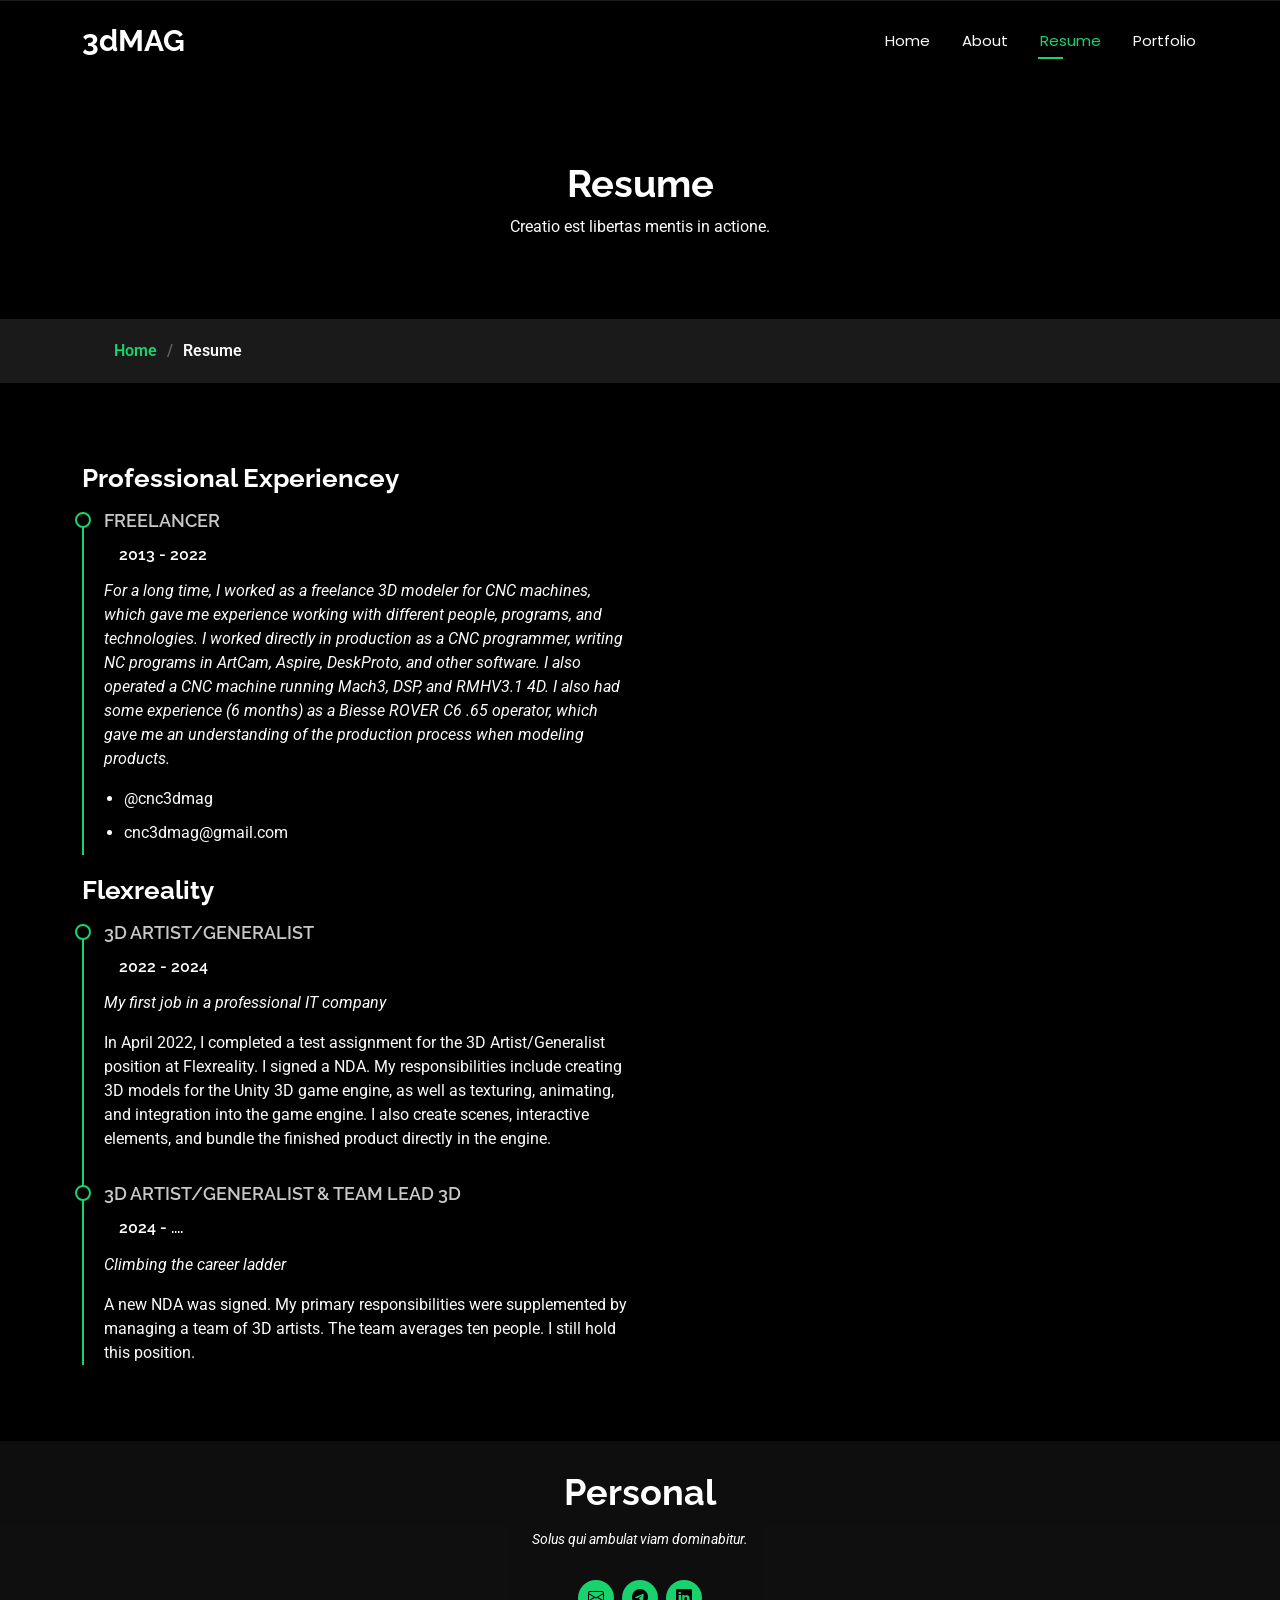
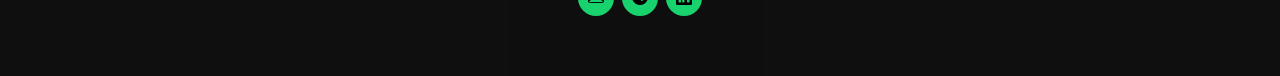
<file: resume.html>
<!DOCTYPE html>
<html lang="en">

<head>
  <meta charset="utf-8">
  <meta content="width=device-width, initial-scale=1.0" name="viewport">
  <title>Resume - 3dMAG</title>
  <meta name="description" content="">
  <meta name="keywords" content="">

  <!-- Favicons -->
  <link href="assets/img/favicon.png" rel="icon">
  <link href="assets/img/apple-touch-icon.png" rel="apple-touch-icon">

  <!-- Fonts -->
  <link href="https://fonts.googleapis.com" rel="preconnect">
  <link href="https://fonts.gstatic.com" rel="preconnect" crossorigin>
  <link href="https://fonts.googleapis.com/css2?family=Roboto:ital,wght@0,100;0,300;0,400;0,500;0,700;0,900;1,100;1,300;1,400;1,500;1,700;1,900&family=Poppins:ital,wght@0,100;0,200;0,300;0,400;0,500;0,600;0,700;0,800;0,900;1,100;1,200;1,300;1,400;1,500;1,600;1,700;1,800;1,900&family=Raleway:ital,wght@0,100;0,200;0,300;0,400;0,500;0,600;0,700;0,800;0,900;1,100;1,200;1,300;1,400;1,500;1,600;1,700;1,800;1,900&display=swap" rel="stylesheet">

  <!-- Vendor CSS Files -->
  <link href="assets/vendor/bootstrap/css/bootstrap.min.css" rel="stylesheet">
  <link href="assets/vendor/bootstrap-icons/bootstrap-icons.css" rel="stylesheet">
  <link href="assets/vendor/aos/aos.css" rel="stylesheet">
  <link href="assets/vendor/swiper/swiper-bundle.min.css" rel="stylesheet">
  <link href="assets/vendor/glightbox/css/glightbox.min.css" rel="stylesheet">

  <!-- Main CSS File -->
  <link href="assets/css/main.css" rel="stylesheet">

  <!-- =======================================================
  * Template Name: Personal
  * Template URL: https://bootstrapmade.com/personal-free-resume-bootstrap-template/
  * Updated: Mar 05 2025 with Bootstrap v5.3.3
  * Author: BootstrapMade.com
  * License: https://bootstrapmade.com/license/
  ======================================================== -->
</head>

<body class="resume-page">

  <header id="header" class="header d-flex align-items-center fixed-top">
    <div class="container-fluid container-xl position-relative d-flex align-items-center justify-content-between">

      <a href="index.html" class="logo d-flex align-items-center">
        <!-- Uncomment the line below if you also wish to use an image logo -->
        <!-- <img src="assets/img/logo.webp" alt=""> -->
        <h1 class="sitename">3dMAG</h1>
      </a>

      <nav id="navmenu" class="navmenu">
        <ul>
          <li><a href="index.html">Home</a></li>
          <li><a href="about.html">About</a></li>
          <li><a href="resume.html" class="active">Resume</a></li>
          <li><a href="portfolio.html">Portfolio</a></li>
		  
        </ul>
        <i class="mobile-nav-toggle d-xl-none bi bi-list"></i>
      </nav>

    </div>
  </header>

  <main class="main">

    <!-- Page Title -->
    <div class="page-title" data-aos="fade">
      <div class="heading">
        <div class="container">
          <div class="row d-flex justify-content-center text-center">
            <div class="col-lg-8">
              <h1>Resume</h1>
              <p class="mb-0">Creatio est libertas mentis in actione.</p>
            </div>
          </div>
        </div>
      </div>
      <nav class="breadcrumbs">
        <div class="container">
          <ol>
            <li><a href="index.html">Home</a></li>
            <li class="current">Resume</li>
          </ol>
        </div>
      </nav>
    </div><!-- End Page Title -->

    <!-- Resume Section -->
    <section id="resume" class="resume section">

      <div class="container">

        <div class="row">

          <div class="col-lg-6" data-aos="fade-up" data-aos-delay="100">
            <h3 class="resume-title">Professional Experiencey</h3>

            <div class="resume-item pb-0">
              <h4>Freelancer</h4>
			  <h5>2013 - 2022</h5>
              <p><em>For a long time, I worked as a freelance 3D modeler for CNC machines, which gave me experience working with different people, programs, and technologies. I worked directly in production as a CNC programmer, writing NC programs in ArtCam, Aspire, DeskProto, and other software. I also operated a CNC machine running Mach3, DSP, and RMHV3.1 4D. I also had some experience (6 months) as a Biesse ROVER C6 .65 operator, which gave me an understanding of the production process when modeling products.</em></p>
              <ul>
                <li>@cnc3dmag</li>
                <li>cnc3dmag@gmail.com</li>
              </ul>
            </div><!-- Edn Resume Item -->

            <h3 class="resume-title">Flexreality</h3>
            <div class="resume-item">
              <h4>3D Artist/Generalist</h4>
              <h5>2022 - 2024</h5>
              <p><em>My first job in a professional IT company</em></p>
              <p>In April 2022, I completed a test assignment for the 3D Artist/Generalist position at Flexreality. I signed a NDA. My responsibilities include creating 3D models for the Unity 3D game engine, as well as texturing, animating, and integration into the game engine. I also create scenes, interactive elements, and bundle the finished product directly in the engine.</p>
            </div><!-- Edn Resume Item -->

            <div class="resume-item">
              <h4>3D Artist/Generalist &amp; Team Lead 3D</h4>
              <h5>2024 - ....</h5>
              <p><em>Climbing the career ladder</em></p>
              <p>A new NDA was signed. My primary responsibilities were supplemented by managing a team of 3D artists. The team averages ten people. I still hold this position.</p>
            </div><!-- Edn Resume Item -->

          </div>

        

          </div>

        </div>

      </div>

    </section><!-- /Resume Section -->

  </main>

  <footer id="footer" class="footer dark-background">
    <div class="container">
      <h3 class="sitename">Personal</h3>
      <p>Solus qui ambulat viam dominabitur.</p>
      <div class="social-links d-flex justify-content-center">
		<a href="mailto:cnc3dmag@gmail.com"><i class="bi bi-envelope"></i></a>
		<a href="https://t.me/@cnc3dmag"><i class="bi bi-telegram"></i></a>
        <a href="https://www.linkedin.com/in/i3dmag/"><i class="bi bi-linkedin"></i></a>
      </div>

  </footer>

  <!-- Scroll Top -->
  <a href="#" id="scroll-top" class="scroll-top d-flex align-items-center justify-content-center"><i class="bi bi-arrow-up-short"></i></a>

  <!-- Preloader -->
  <div id="preloader"></div>

  <!-- Vendor JS Files -->
  <script src="assets/vendor/bootstrap/js/bootstrap.bundle.min.js"></script>
  <script src="assets/vendor/php-email-form/validate.js"></script>
  <script src="assets/vendor/aos/aos.js"></script>
  <script src="assets/vendor/typed.js/typed.umd.js"></script>
  <script src="assets/vendor/purecounter/purecounter_vanilla.js"></script>
  <script src="assets/vendor/waypoints/noframework.waypoints.js"></script>
  <script src="assets/vendor/swiper/swiper-bundle.min.js"></script>
  <script src="assets/vendor/glightbox/js/glightbox.min.js"></script>
  <script src="assets/vendor/imagesloaded/imagesloaded.pkgd.min.js"></script>
  <script src="assets/vendor/isotope-layout/isotope.pkgd.min.js"></script>

  <!-- Main JS File -->
  <script src="assets/js/main.js"></script>

</body>

</html>
</file>
<file: assets/css/main.css>
/**
* Template Name: Personal
* Template URL: https://bootstrapmade.com/personal-free-resume-bootstrap-template/
* Updated: Mar 05 2025 with Bootstrap v5.3.3
* Author: BootstrapMade.com
* License: https://bootstrapmade.com/license/
*/

/*--------------------------------------------------------------
# Font & Color Variables
# Help: https://bootstrapmade.com/color-system/
--------------------------------------------------------------*/
/* Fonts */
:root {
  --default-font: "Roboto",  system-ui, -apple-system, "Segoe UI", Roboto, "Helvetica Neue", Arial, "Noto Sans", "Liberation Sans", sans-serif, "Apple Color Emoji", "Segoe UI Emoji", "Segoe UI Symbol", "Noto Color Emoji";
  --heading-font: "Raleway",  sans-serif;
  --nav-font: "Poppins",  sans-serif;
}

/* Global Colors - The following color variables are used throughout the website. Updating them here will change the color scheme of the entire website */
:root { 
  --background-color: #000000; /* Background color for the entire website, including individual sections */
  --default-color: #fafafa; /* Default color used for the majority of the text content across the entire website */
  --heading-color: #ffffff; /* Color for headings, subheadings and title throughout the website */
  --accent-color: #18d26e; /* Accent color that represents your brand on the website. It's used for buttons, links, and other elements that need to stand out */
  --surface-color: #1a1a1a; /* The surface color is used as a background of boxed elements within sections, such as cards, icon boxes, or other elements that require a visual separation from the global background. */
  --contrast-color: #000000; /* Contrast color for text, ensuring readability against backgrounds of accent, heading, or default colors. */
}

/* Nav Menu Colors - The following color variables are used specifically for the navigation menu. They are separate from the global colors to allow for more customization options */
:root {
  --nav-color: #fafafa;  /* The default color of the main navmenu links */
  --nav-hover-color: #18d26e; /* Applied to main navmenu links when they are hovered over or active */
  --nav-mobile-background-color: #1a1a1a; /* Used as the background color for mobile navigation menu */
  --nav-dropdown-background-color: #1a1a1a; /* Used as the background color for dropdown items that appear when hovering over primary navigation items */
  --nav-dropdown-color: #fafafa; /* Used for navigation links of the dropdown items in the navigation menu. */
  --nav-dropdown-hover-color: #18d26e; /* Similar to --nav-hover-color, this color is applied to dropdown navigation links when they are hovered over. */
}

/* Color Presets - These classes override global colors when applied to any section or element, providing reuse of the sam color scheme. */

.light-background {
  --background-color: #1a1a1a;
  --surface-color: #343434;
}

.dark-background {
  --background-color: rgba(15, 15, 15, 0.975);
  --default-color: #ffffff;
  --heading-color: #ffffff;
  --surface-color: #292929f9;
  --contrast-color: #000000;
}

/* Smooth scroll */
:root {
  scroll-behavior: smooth;
}

/*--------------------------------------------------------------
# General Styling & Shared Classes
--------------------------------------------------------------*/
body {
  color: var(--default-color);
  background-color: var(--background-color);
  font-family: var(--default-font);
}

a {
  color: var(--accent-color);
  text-decoration: none;
  transition: 0.3s;
}

a:hover {
  color: color-mix(in srgb, var(--accent-color), transparent 25%);
  text-decoration: none;
}

h1,
h2,
h3,
h4,
h5,
h6 {
  color: var(--heading-color);
  font-family: var(--heading-font);
}

/* PHP Email Form Messages
------------------------------*/
.php-email-form .error-message {
  display: none;
  background: #df1529;
  color: #ffffff;
  text-align: left;
  padding: 15px;
  margin-bottom: 24px;
  font-weight: 600;
}

.php-email-form .sent-message {
  display: none;
  color: #ffffff;
  background: #059652;
  text-align: center;
  padding: 15px;
  margin-bottom: 24px;
  font-weight: 600;
}

.php-email-form .loading {
  display: none;
  background: var(--surface-color);
  text-align: center;
  padding: 15px;
  margin-bottom: 24px;
}

.php-email-form .loading:before {
  content: "";
  display: inline-block;
  border-radius: 50%;
  width: 24px;
  height: 24px;
  margin: 0 10px -6px 0;
  border: 3px solid var(--accent-color);
  border-top-color: var(--surface-color);
  animation: php-email-form-loading 1s linear infinite;
}

@keyframes php-email-form-loading {
  0% {
    transform: rotate(0deg);
  }

  100% {
    transform: rotate(360deg);
  }
}

/*--------------------------------------------------------------
# Global Header
--------------------------------------------------------------*/
.header {
  --background-color: rgba(0, 0, 0, 0);
  color: var(--default-color);
  background-color: var(--background-color);
  padding: 15px 0;
  transition: all 0.5s;
  z-index: 997;
}

.header .logo {
  line-height: 1;
}

.header .logo img {
  max-height: 32px;
  margin-right: 8px;
}

.header .logo h1 {
  font-size: 30px;
  margin: 0;
  font-weight: 700;
  color: var(--heading-color);
}

.scrolled .header {
  box-shadow: 0px 0 18px rgba(0, 0, 0, 0.1);
}

/* Global Header on Scroll
------------------------------*/
.scrolled .header {
  --background-color: rgba(0, 0, 0, 0.8);
}

/*--------------------------------------------------------------
# Navigation Menu
--------------------------------------------------------------*/
/* Desktop Navigation */
@media (min-width: 1200px) {
  .navmenu {
    padding: 0;
  }

  .navmenu ul {
    margin: 0;
    padding: 0;
    display: flex;
    list-style: none;
    align-items: center;
  }

  .navmenu li {
    position: relative;
  }

  .navmenu>ul>li {
    white-space: nowrap;
    padding: 15px 14px;
  }

  .navmenu>ul>li:last-child {
    padding-right: 0;
  }

  .navmenu a,
  .navmenu a:focus {
    color: var(--nav-color);
    font-size: 15px;
    padding: 0 2px;
    font-family: var(--nav-font);
    font-weight: 400;
    display: flex;
    align-items: center;
    justify-content: space-between;
    white-space: nowrap;
    transition: 0.3s;
    position: relative;
  }

  .navmenu a i,
  .navmenu a:focus i {
    font-size: 12px;
    line-height: 0;
    margin-left: 5px;
    transition: 0.3s;
  }

  .navmenu>ul>li>a:before {
    content: "";
    position: absolute;
    height: 2px;
    bottom: -6px;
    left: 0;
    background-color: var(--nav-hover-color);
    visibility: hidden;
    width: 0px;
    transition: all 0.3s ease-in-out 0s;
  }

  .navmenu a:hover:before,
  .navmenu li:hover>a:before,
  .navmenu .active:before {
    visibility: visible;
    width: 25px;
  }

  .navmenu li:hover>a,
  .navmenu .active,
  .navmenu .active:focus {
    color: var(--nav-hover-color);
  }

  .navmenu .dropdown ul {
    margin: 0;
    padding: 10px 0;
    background: var(--nav-dropdown-background-color);
    display: block;
    position: absolute;
    visibility: hidden;
    left: 14px;
    top: 130%;
    opacity: 0;
    transition: 0.3s;
    border-radius: 4px;
    z-index: 99;
    box-shadow: 0px 0px 30px rgba(0, 0, 0, 0.1);
  }

  .navmenu .dropdown ul li {
    min-width: 200px;
  }

  .navmenu .dropdown ul a {
    padding: 10px 20px;
    font-size: 15px;
    text-transform: none;
    color: var(--nav-dropdown-color);
  }

  .navmenu .dropdown ul a i {
    font-size: 12px;
  }

  .navmenu .dropdown ul a:hover,
  .navmenu .dropdown ul .active:hover,
  .navmenu .dropdown ul li:hover>a {
    color: var(--nav-dropdown-hover-color);
  }

  .navmenu .dropdown:hover>ul {
    opacity: 1;
    top: 100%;
    visibility: visible;
  }

  .navmenu .dropdown .dropdown ul {
    top: 0;
    left: -90%;
    visibility: hidden;
  }

  .navmenu .dropdown .dropdown:hover>ul {
    opacity: 1;
    top: 0;
    left: -100%;
    visibility: visible;
  }
}

/* Mobile Navigation */
@media (max-width: 1199px) {
  .mobile-nav-toggle {
    color: var(--nav-color);
    font-size: 28px;
    line-height: 0;
    margin-right: 10px;
    cursor: pointer;
    transition: color 0.3s;
  }

  .navmenu {
    padding: 0;
    z-index: 9997;
  }

  .navmenu ul {
    display: none;
    list-style: none;
    position: absolute;
    inset: 60px 20px 20px 20px;
    padding: 10px 0;
    margin: 0;
    border-radius: 6px;
    background-color: var(--nav-mobile-background-color);
    border: 1px solid color-mix(in srgb, var(--default-color), transparent 90%);
    box-shadow: none;
    overflow-y: auto;
    transition: 0.3s;
    z-index: 9998;
  }

  .navmenu a,
  .navmenu a:focus {
    color: var(--nav-dropdown-color);
    padding: 10px 20px;
    font-family: var(--nav-font);
    font-size: 17px;
    font-weight: 500;
    display: flex;
    align-items: center;
    justify-content: space-between;
    white-space: nowrap;
    transition: 0.3s;
  }

  .navmenu a i,
  .navmenu a:focus i {
    font-size: 12px;
    line-height: 0;
    margin-left: 5px;
    width: 30px;
    height: 30px;
    display: flex;
    align-items: center;
    justify-content: center;
    border-radius: 50%;
    transition: 0.3s;
    background-color: color-mix(in srgb, var(--accent-color), transparent 90%);
  }

  .navmenu a i:hover,
  .navmenu a:focus i:hover {
    background-color: var(--accent-color);
    color: var(--contrast-color);
  }

  .navmenu a:hover,
  .navmenu .active,
  .navmenu .active:focus {
    color: var(--nav-dropdown-hover-color);
  }

  .navmenu .active i,
  .navmenu .active:focus i {
    background-color: var(--accent-color);
    color: var(--contrast-color);
    transform: rotate(180deg);
  }

  .navmenu .dropdown ul {
    position: static;
    display: none;
    z-index: 99;
    padding: 10px 0;
    margin: 10px 20px;
    background-color: var(--nav-dropdown-background-color);
    transition: all 0.5s ease-in-out;
  }

  .navmenu .dropdown ul ul {
    background-color: rgba(33, 37, 41, 0.1);
  }

  .navmenu .dropdown>.dropdown-active {
    display: block;
    background-color: rgba(33, 37, 41, 0.03);
  }

  .mobile-nav-active {
    overflow: hidden;
  }

  .mobile-nav-active .mobile-nav-toggle {
    color: #fff;
    position: absolute;
    font-size: 32px;
    top: 15px;
    right: 15px;
    margin-right: 0;
    z-index: 9999;
  }

  .mobile-nav-active .navmenu {
    position: fixed;
    overflow: hidden;
    inset: 0;
    background: rgba(33, 37, 41, 0.8);
    transition: 0.3s;
  }

  .mobile-nav-active .navmenu>ul {
    display: block;
  }
}

/*--------------------------------------------------------------
# Global Footer
--------------------------------------------------------------*/
.footer {
  color: var(--default-color);
  background-color: var(--background-color);
  font-size: 14px;
  text-align: center;
  padding: 30px 0;
  position: relative;
}

.footer h3 {
  font-size: 36px;
  font-weight: 700;
  position: relative;
  padding: 0;
  margin: 0 0 15px 0;
}

.footer p {
  font-size: 15;
  font-style: italic;
  padding: 0;
  margin: 0 0 30px 0;
}

.footer .social-links {
  margin: 0 0 30px 0;
}

.footer .social-links a {
  font-size: 16px;
  display: flex;
  align-items: center;
  justify-content: center;
  background: var(--accent-color);
  color: var(--contrast-color);
  line-height: 1;
  margin: 0 4px;
  border-radius: 50%;
  text-align: center;
  width: 36px;
  height: 36px;
  transition: 0.3s;
}

.footer .social-links a:hover {
  background: color-mix(in srgb, var(--accent-color), transparent 20%);
  text-decoration: none;
}

.footer .copyright {
  padding-top: 25px;
  border-top: 1px solid color-mix(in srgb, var(--default-color), transparent 90%);
}

.footer .credits {
  font-size: 13px;
  padding-top: 5px;
}

/*--------------------------------------------------------------
# Preloader
--------------------------------------------------------------*/
#preloader {
  position: fixed;
  inset: 0;
  z-index: 999999;
  overflow: hidden;
  background: var(--background-color);
  transition: all 0.6s ease-out;
}

#preloader:before {
  content: "";
  position: fixed;
  top: calc(50% - 30px);
  left: calc(50% - 30px);
  border: 6px solid #ffffff;
  border-color: var(--accent-color) transparent var(--accent-color) transparent;
  border-radius: 50%;
  width: 60px;
  height: 60px;
  animation: animate-preloader 1.5s linear infinite;
}

@keyframes animate-preloader {
  0% {
    transform: rotate(0deg);
  }

  100% {
    transform: rotate(360deg);
  }
}

/*--------------------------------------------------------------
# Scroll Top Button
--------------------------------------------------------------*/
.scroll-top {
  position: fixed;
  visibility: hidden;
  opacity: 0;
  right: 15px;
  bottom: -15px;
  z-index: 99999;
  background-color: var(--accent-color);
  width: 44px;
  height: 44px;
  border-radius: 50px;
  transition: all 0.4s;
}

.scroll-top i {
  font-size: 24px;
  color: var(--contrast-color);
  line-height: 0;
}

.scroll-top:hover {
  background-color: color-mix(in srgb, var(--accent-color), transparent 20%);
  color: var(--contrast-color);
}

.scroll-top.active {
  visibility: visible;
  opacity: 1;
  bottom: 15px;
}

/*--------------------------------------------------------------
# Disable aos animation delay on mobile devices
--------------------------------------------------------------*/
@media screen and (max-width: 768px) {
  [data-aos-delay] {
    transition-delay: 0 !important;
  }
}

/*--------------------------------------------------------------
# Global Page Titles & Breadcrumbs
--------------------------------------------------------------*/
.page-title {
  color: var(--default-color);
  background-color: var(--background-color);
  position: relative;
}

.page-title .heading {
  padding: 160px 0 80px 0;
  border-top: 1px solid color-mix(in srgb, var(--default-color), transparent 90%);
}

.page-title .heading h1 {
  font-size: 38px;
  font-weight: 700;
}

.page-title nav {
  background-color: color-mix(in srgb, var(--default-color), transparent 90%);
  padding: 20px 0;
}

.page-title nav ol {
  display: flex;
  flex-wrap: wrap;
  list-style: none;
  margin: 0;
  font-size: 16px;
  font-weight: 600;
}

.page-title nav ol li+li {
  padding-left: 10px;
}

.page-title nav ol li+li::before {
  content: "/";
  display: inline-block;
  padding-right: 10px;
  color: color-mix(in srgb, var(--default-color), transparent 70%);
}

/*--------------------------------------------------------------
# Global Sections
--------------------------------------------------------------*/
section,
.section {
  color: var(--default-color);
  background-color: var(--background-color);
  padding: 60px 0;
  scroll-margin-top: 100px;
  overflow: clip;
}

@media (max-width: 1199px) {

  section,
  .section {
    scroll-margin-top: 66px;
  }
}

/*--------------------------------------------------------------
# Global Section Titles
--------------------------------------------------------------*/
.section-title {
  padding-bottom: 60px;
  position: relative;
}

.section-title h2 {
  font-size: 14px;
  font-weight: 500;
  padding: 0;
  line-height: 1px;
  margin: 0;
  letter-spacing: 1.5px;
  text-transform: uppercase;
  color: color-mix(in srgb, var(--default-color), transparent 50%);
  position: relative;
}

.section-title h2::after {
  content: "";
  width: 120px;
  height: 1px;
  display: inline-block;
  background: var(--accent-color);
  margin: 4px 10px;
}

.section-title div {
  color: var(--heading-color);
  margin: 0;
  margin: 0;
  font-size: 28px;
  font-weight: 700;
  text-transform: uppercase;
  font-family: var(--heading-font);
}

/*--------------------------------------------------------------
# Hero Section
--------------------------------------------------------------*/
.hero {
  width: 100%;
  min-height: 100vh;
  position: relative;
  padding: 80px 0;
  display: flex;
  align-items: center;
  justify-content: center;
}

.hero img {
  position: absolute;
  inset: 0;
  display: block;
  width: 100%;
  height: 100%;
  object-fit: cover;
  z-index: 1;
}

.hero .container {
  position: relative;
  z-index: 3;
}

.hero h2 {
  margin: 0;
  font-size: 64px;
  font-weight: 700;
}

.hero p {
  margin: 5px 0 0 0;
  font-size: 26px;
}

.hero p span {
  letter-spacing: 1px;
  border-bottom: 2px solid var(--accent-color);
}

.hero .social-links {
  margin-top: 25px;
}

.hero .social-links a {
  background-color: color-mix(in srgb, var(--default-color), transparent 90%);
  color: var(--default-color);
  font-size: 14px;
  width: 40px;
  height: 40px;
  border-radius: 50px;
  display: inline-flex;
  align-items: center;
  justify-content: center;
  margin-right: 20px;
  transition: 0.3s;
}

.hero .social-links a:hover {
  background-color: var(--accent-color);
}

@media (max-width: 768px) {
  .hero h2 {
    font-size: 32px;
  }

  .hero p {
    font-size: 20px;
  }
}

/*--------------------------------------------------------------
# About Section
--------------------------------------------------------------*/
.about .content h2 {
  font-weight: 700;
  font-size: 24px;
}

.about .content ul {
  list-style: none;
  padding: 0;
}

.about .content ul li {
  margin-bottom: 20px;
  display: flex;
  align-items: center;
}

.about .content ul strong {
  margin-right: 10px;
}

.about .content ul i {
  font-size: 16px;
  margin-right: 5px;
  color: var(--accent-color);
  line-height: 0;
}

/*--------------------------------------------------------------
# Stats Section
--------------------------------------------------------------*/
.stats i {
  background-color: var(--surface-color);
  color: var(--accent-color);
  box-shadow: 0px 2px 25px rgba(0, 0, 0, 0.1);
  width: 54px;
  height: 54px;
  font-size: 24px;
  border-radius: 50px;
  border: 2px solid var(--background-color);
  display: inline-flex;
  align-items: center;
  justify-content: center;
  position: relative;
  z-index: 1;
}

.stats .stats-item {
  background-color: var(--surface-color);
  margin-top: -27px;
  padding: 30px 30px 25px 30px;
  width: 100%;
  position: relative;
  text-align: center;
  box-shadow: 0px 2px 35px rgba(0, 0, 0, 0.1);
  border-radius: 4px;
  z-index: 0;
}

.stats .stats-item span {
  font-size: 36px;
  display: block;
  font-weight: 700;
  color: color-mix(in srgb, var(--default-color), transparent 20%);
}

.stats .stats-item p {
  padding: 0;
  margin: 0;
  font-family: var(--heading-font);
  font-size: 16px;
}

/*--------------------------------------------------------------
# Skills Section
--------------------------------------------------------------*/
.skills .progress {
  height: 60px;
  display: block;
  background: none;
  border-radius: 0;
}

.skills .progress .skill {
  color: var(--heading-color);
  padding: 0;
  margin: 0 0 6px 0;
  text-transform: uppercase;
  display: block;
  font-weight: 600;
  font-family: var(--heading-font);
}

.skills .progress .skill .val {
  float: right;
  font-style: normal;
}

.skills .progress-bar-wrap {
  background: color-mix(in srgb, var(--default-color), transparent 90%);
  height: 10px;
}

.skills .progress-bar {
  width: 1px;
  height: 10px;
  transition: 0.9s;
  background-color: var(--accent-color);
}

/*--------------------------------------------------------------
# Interests Section
--------------------------------------------------------------*/
.interests .features-item {
  background-color: var(--surface-color);
  display: flex;
  align-items: center;
  padding: 20px;
  transition: 0.3s;
  border: 1px solid color-mix(in srgb, var(--default-color), transparent 90%);
  position: relative;
}

.interests .features-item i {
  font-size: 32px;
  padding-right: 10px;
  line-height: 0;
}

.interests .features-item h3 {
  font-weight: 700;
  margin: 0;
  padding: 0;
  line-height: 1;
  font-size: 16px;
}

.interests .features-item h3 a {
  color: var(--heading-color);
  transition: 0.3s;
}

.interests .features-item:hover {
  border-color: var(--accent-color);
}

.interests .features-item:hover h3 a {
  color: var(--accent-color);
}

/*--------------------------------------------------------------
# Testimonials Section
--------------------------------------------------------------*/
.testimonials .testimonials-carousel,
.testimonials .testimonials-slider {
  overflow: hidden;
}

.testimonials .testimonial-item {
  box-sizing: content-box;
  min-height: 320px;
}

.testimonials .testimonial-item .testimonial-img {
  width: 90px;
  border-radius: 50%;
  margin: -40px 0 0 40px;
  position: relative;
  z-index: 2;
  border: 6px solid var(--background-color);
}

.testimonials .testimonial-item h3 {
  font-size: 18px;
  font-weight: bold;
  margin: 10px 0 5px 45px;
}

.testimonials .testimonial-item h4 {
  font-size: 14px;
  color: color-mix(in srgb, var(--default-color), transparent 20%);
  margin: 0 0 0 45px;
}

.testimonials .testimonial-item .quote-icon-left,
.testimonials .testimonial-item .quote-icon-right {
  color: color-mix(in srgb, var(--accent-color), transparent 50%);
  font-size: 26px;
  line-height: 0;
}

.testimonials .testimonial-item .quote-icon-left {
  display: inline-block;
  left: -5px;
  position: relative;
}

.testimonials .testimonial-item .quote-icon-right {
  display: inline-block;
  right: -5px;
  position: relative;
  top: 10px;
  transform: scale(-1, -1);
}

.testimonials .testimonial-item p {
  font-style: italic;
  margin: 0 15px 0 15px;
  padding: 20px 20px 60px 20px;
  background: var(--surface-color);
  border-radius: 6px;
  position: relative;
  z-index: 1;
}

.testimonials .swiper-wrapper {
  height: auto;
}

.testimonials .swiper-pagination {
  margin-top: 20px;
  position: relative;
}

.testimonials .swiper-pagination .swiper-pagination-bullet {
  width: 12px;
  height: 12px;
  background-color: var(--background-color);
  opacity: 1;
  border: 1px solid var(--accent-color);
}

.testimonials .swiper-pagination .swiper-pagination-bullet-active {
  background-color: var(--accent-color);
}

/*--------------------------------------------------------------
# Resume Section
--------------------------------------------------------------*/
.resume .resume-title {
  color: var(--heading-color);
  font-size: 26px;
  font-weight: 700;
  margin-top: 20px;
  margin-bottom: 20px;
}

.resume .resume-item {
  padding: 0 0 20px 20px;
  margin-top: -2px;
  border-left: 2px solid var(--accent-color);
  position: relative;
}

.resume .resume-item h4 {
  line-height: 18px;
  font-size: 18px;
  font-weight: 600;
  text-transform: uppercase;
  color: color-mix(in srgb, var(--default-color), transparent 20%);
  margin-bottom: 10px;
}

.resume .resume-item h5 {
  font-size: 16px;
  padding: 5px 15px;
  display: inline-block;
  font-weight: 600;
  margin-bottom: 10px;
}

.resume .resume-item ul {
  padding-left: 20px;
}

.resume .resume-item ul li {
  padding-bottom: 10px;
}

.resume .resume-item:last-child {
  padding-bottom: 0;
}

.resume .resume-item::before {
  content: "";
  position: absolute;
  width: 16px;
  height: 16px;
  border-radius: 50px;
  left: -9px;
  top: 0;
  background: var(--background-color);
  border: 2px solid var(--accent-color);
}

/*--------------------------------------------------------------
# Services Section
--------------------------------------------------------------*/
.services .service-item {
  background-color: var(--surface-color);
  text-align: center;
  padding: 80px 20px;
  transition: all ease-in-out 0.3s;
  height: 100%;
}

.services .service-item .icon {
  margin: 0 auto;
  width: 64px;
  height: 64px;
  background: var(--accent-color);
  border-radius: 4px;
  display: flex;
  align-items: center;
  justify-content: center;
  margin-bottom: 20px;
  transition: 0.3s;
  transform-style: preserve-3d;
}

.services .service-item .icon i {
  color: var(--contrast-color);
  font-size: 28px;
  transition: ease-in-out 0.3s;
}

.services .service-item .icon::before {
  position: absolute;
  content: "";
  left: -8px;
  top: -8px;
  height: 100%;
  width: 100%;
  background: color-mix(in srgb, var(--accent-color), transparent 80%);
  border-radius: 5px;
  transition: all 0.3s ease-out 0s;
  transform: translateZ(-1px);
}

.services .service-item h3 {
  font-weight: 700;
  margin: 10px 0 15px 0;
  font-size: 22px;
}

.services .service-item p {
  line-height: 24px;
  font-size: 14px;
  margin-bottom: 0;
}

.services .service-item:hover {
  background: var(--accent-color);
  border-color: var(--accent-color);
}

.services .service-item:hover .icon {
  background: var(--surface-color);
}

.services .service-item:hover .icon i {
  color: var(--accent-color);
}

.services .service-item:hover .icon::before {
  background: color-mix(in srgb, var(--background-color), transparent 70%);
}

.services .service-item:hover h3,
.services .service-item:hover p {
  color: var(--contrast-color);
}

/*--------------------------------------------------------------
# Service Details Section
--------------------------------------------------------------*/
.service-details .services-list {
  background-color: var(--surface-color);
  padding: 10px 30px;
  border: 1px solid color-mix(in srgb, var(--default-color), transparent 90%);
  margin-bottom: 20px;
}

.service-details .services-list a {
  display: block;
  line-height: 1;
  padding: 8px 0 8px 15px;
  border-left: 3px solid color-mix(in srgb, var(--default-color), transparent 70%);
  margin: 20px 0;
  color: color-mix(in srgb, var(--default-color), transparent 20%);
  transition: 0.3s;
}

.service-details .services-list a.active {
  color: var(--heading-color);
  font-weight: 700;
  border-color: var(--accent-color);
}

.service-details .services-list a:hover {
  border-color: var(--accent-color);
}

.service-details .services-img {
  margin-bottom: 20px;
}

.service-details h3 {
  font-size: 26px;
  font-weight: 700;
}

.service-details h4 {
  font-size: 20px;
  font-weight: 700;
}

.service-details p {
  font-size: 15px;
}

.service-details ul {
  list-style: none;
  padding: 0;
  font-size: 15px;
}

.service-details ul li {
  padding: 5px 0;
  display: flex;
  align-items: center;
}

.service-details ul i {
  font-size: 20px;
  margin-right: 8px;
  color: var(--accent-color);
}

/*--------------------------------------------------------------
# Portfolio Section
--------------------------------------------------------------*/
.portfolio .portfolio-filters {
  padding: 0;
  margin: 0 auto 20px auto;
  list-style: none;
  text-align: center;
}

.portfolio .portfolio-filters li {
  cursor: pointer;
  display: inline-block;
  padding: 0;
  font-size: 18px;
  font-weight: 500;
  margin: 0 10px;
  line-height: 1;
  margin-bottom: 5px;
  transition: all 0.3s ease-in-out;
}

.portfolio .portfolio-filters li:hover,
.portfolio .portfolio-filters li.filter-active {
  color: var(--accent-color);
}

.portfolio .portfolio-filters li:first-child {
  margin-left: 0;
}

.portfolio .portfolio-filters li:last-child {
  margin-right: 0;
}

@media (max-width: 575px) {
  .portfolio .portfolio-filters li {
    font-size: 14px;
    margin: 0 5px;
  }
}

.portfolio .portfolio-content {
  position: relative;
  overflow: hidden;
}

.portfolio .portfolio-content img {
  transition: 0.3s;
}

.portfolio .portfolio-content .portfolio-info {
  opacity: 0;
  position: absolute;
  inset: 0;
  z-index: 3;
  transition: all ease-in-out 0.3s;
  background: rgba(0, 0, 0, 0.6);
  padding: 15px;
}

.portfolio .portfolio-content .portfolio-info h4 {
  font-size: 14px;
  padding: 5px 10px;
  font-weight: 400;
  color: #ffffff;
  display: inline-block;
  background-color: var(--accent-color);
}

.portfolio .portfolio-content .portfolio-info p {
  position: absolute;
  bottom: 10px;
  text-align: center;
  display: inline-block;
  left: 0;
  right: 0;
  font-size: 16px;
  font-weight: 600;
  color: rgba(255, 255, 255, 0.8);
}

.portfolio .portfolio-content .portfolio-info .preview-link,
.portfolio .portfolio-content .portfolio-info .details-link {
  position: absolute;
  left: calc(50% - 13px);
  font-size: 26px;
  top: calc(50% - 14px);
  color: #fff;
  transition: 0.3s;
  line-height: 1.2;
}

.portfolio .portfolio-content .portfolio-info .preview-link:hover,
.portfolio .portfolio-content .portfolio-info .details-link:hover {
  color: var(--accent-color);
}

.portfolio .portfolio-content .portfolio-info .details-link {
  left: 50%;
  font-size: 34px;
  line-height: 0;
}

.portfolio .portfolio-content:hover .portfolio-info {
  opacity: 1;
}

.portfolio .portfolio-content:hover img {
  transform: scale(1.1);
}

/*--------------------------------------------------------------
# Portfolio Details Section
--------------------------------------------------------------*/
.portfolio-details .portfolio-details-slider img {
  width: 100%;
}

.portfolio-details .portfolio-details-slider .swiper-pagination {
  margin-top: 20px;
  position: relative;
}

.portfolio-details .portfolio-details-slider .swiper-pagination .swiper-pagination-bullet {
  width: 12px;
  height: 12px;
  background-color: color-mix(in srgb, var(--default-color), transparent 85%);
  opacity: 1;
}

.portfolio-details .portfolio-details-slider .swiper-pagination .swiper-pagination-bullet-active {
  background-color: var(--accent-color);
}

.portfolio-details .portfolio-info {
  background-color: var(--surface-color);
  padding: 30px;
  box-shadow: 0px 0 30px rgba(0, 0, 0, 0.1);
}

.portfolio-details .portfolio-info h3 {
  font-size: 22px;
  font-weight: 700;
  margin-bottom: 20px;
  padding-bottom: 20px;
  border-bottom: 1px solid color-mix(in srgb, var(--default-color), transparent 85%);
}

.portfolio-details .portfolio-info ul {
  list-style: none;
  padding: 0;
  font-size: 15px;
}

.portfolio-details .portfolio-info ul li+li {
  margin-top: 10px;
}

.portfolio-details .portfolio-description {
  padding-top: 30px;
}

.portfolio-details .portfolio-description h2 {
  font-size: 26px;
  font-weight: 700;
  margin-bottom: 20px;
}

.portfolio-details .portfolio-description p {
  padding: 0;
  color: color-mix(in srgb, var(--default-color), transparent 30%);
}

/*--------------------------------------------------------------
# Starter Section Section
--------------------------------------------------------------*/
.starter-section {
  /* Add your styles here */
}

/*--------------------------------------------------------------
# Contact Section
--------------------------------------------------------------*/
.contact .info-item {
  box-shadow: 0px 0px 20px rgba(0, 0, 0, 0.1);
  padding: 20px 30px;
}

.contact .info-item .icon {
  color: var(--contrast-color);
  background-color: var(--accent-color);
  width: 56px;
  height: 56px;
  font-size: 24px;
  display: flex;
  justify-content: center;
  align-items: center;
  transition: all 0.3s ease-in-out;
  border-radius: 50%;
  margin-right: 15px;
}

.contact .info-item h3 {
  font-size: 18px;
  font-weight: 700;
  margin: 0 0 2px 0;
}

.contact .info-item p {
  padding: 0;
  margin-bottom: 0;
  font-size: 14px;
}

.contact .info-item .social-links a {
  font-size: 24px;
  display: inline-block;
  line-height: 1;
  margin: 4px 6px 0 0;
  transition: 0.3s;
  color: color-mix(in srgb, var(--default-color), transparent 50%);
}

.contact .info-item .social-links a:hover {
  color: var(--accent-color);
}

.contact .php-email-form {
  box-shadow: 0px 0px 20px rgba(0, 0, 0, 0.1);
  padding: 30px;
  margin-top: 30px;
}

@media (max-width: 575px) {
  .contact .php-email-form {
    padding: 20px;
  }
}

.contact .php-email-form input[type=text],
.contact .php-email-form input[type=email],
.contact .php-email-form textarea {
  color: var(--default-color);
  background-color: color-mix(in srgb, var(--background-color), transparent 50%);
  border-color: color-mix(in srgb, var(--default-color), transparent 80%);
  font-size: 14px;
  padding: 10px 15px;
  box-shadow: none;
  border-radius: 0;
}

.contact .php-email-form input[type=text]:focus,
.contact .php-email-form input[type=email]:focus,
.contact .php-email-form textarea:focus {
  border-color: var(--accent-color);
}

.contact .php-email-form input[type=text]::placeholder,
.contact .php-email-form input[type=email]::placeholder,
.contact .php-email-form textarea::placeholder {
  color: color-mix(in srgb, var(--default-color), transparent 70%);
}

.contact .php-email-form button[type=submit] {
  color: var(--contrast-color);
  background: var(--accent-color);
  border: 0;
  padding: 10px 30px;
  transition: 0.4s;
  border-radius: 50px;
}

.contact .php-email-form button[type=submit]:hover {
  background: color-mix(in srgb, var(--accent-color), transparent 20%);
}
</file>
